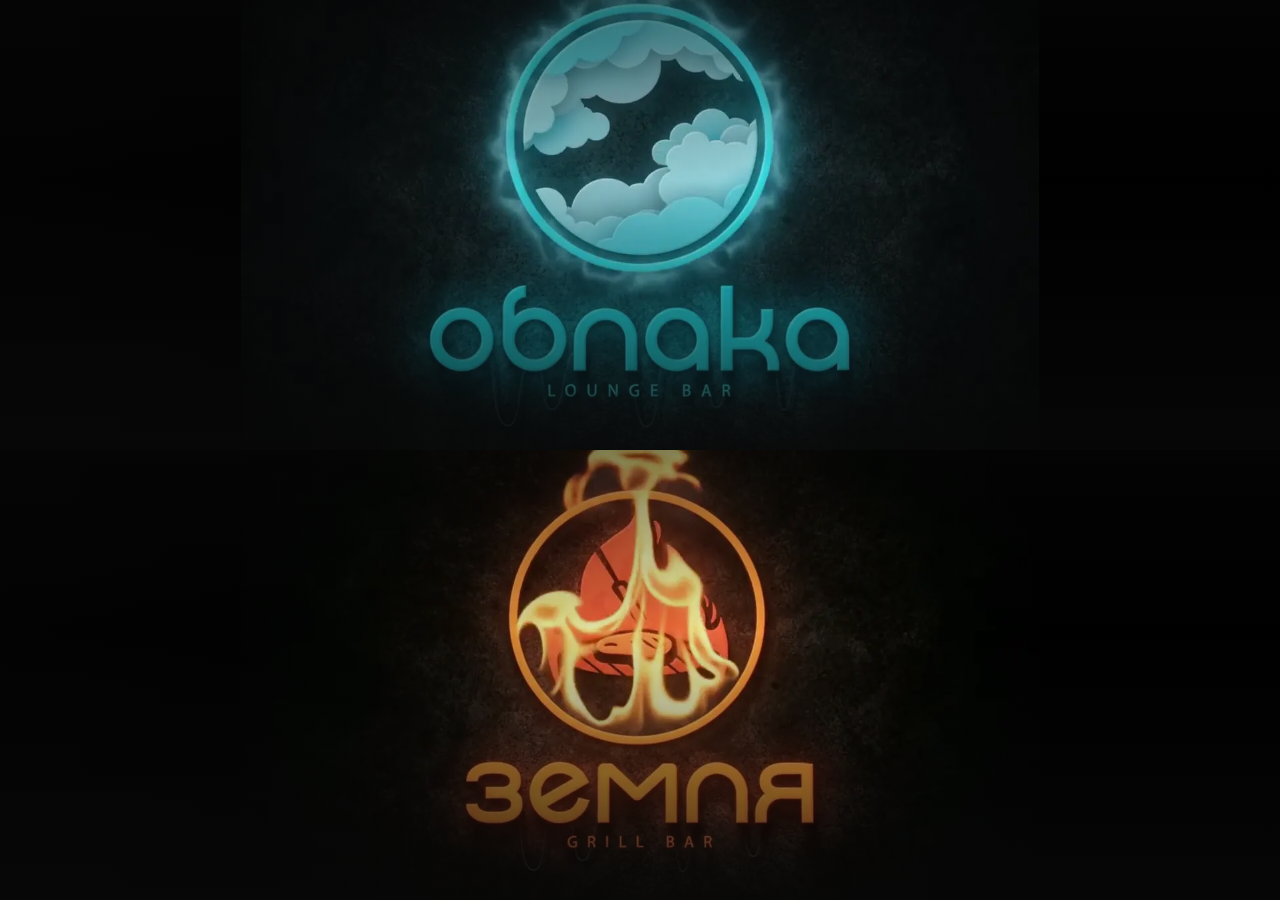
<file: index.html>
<!doctype html>
<html lang="ru">
<head>
  <meta charset="utf-8">
  <meta name="viewport" content="width=device-width, initial-scale=1">
  <meta name="theme-color" content="#10100f">
  <meta name="description" content="Облака Lounge Bar и Земля Grill Bar">
  <title>Облака × Земля</title>
  <link rel="stylesheet" href="assets/style.css?v=47">
</head>
<body class="start-page">
  <main class="portal" aria-label="Заведения">
    <a class="brand-card brand-card--oblaka" href="oblaka.html" data-destination="oblaka.html" aria-label="Открыть Облака Lounge Bar">
      <img class="brand-card__fallback" src="assets/oblaka-home-fallback.webp?v=1" alt="Облака Lounge Bar">
      <video class="brand-card__video" muted playsinline preload="none" poster="assets/oblaka-home-fallback.webp?v=1" aria-hidden="true" data-src="assets/oblaka-home-start2.mp4?v=4"></video><span class="brand-card__shade"></span>
    </a>
    <a class="brand-card brand-card--zemlya" href="zemlya.html" data-destination="zemlya.html" aria-label="Открыть Земля Grill Bar">
      <img class="brand-card__fallback" src="assets/zemlya-home-fallback.webp?v=1" alt="Земля Grill Bar">
      <video class="brand-card__video" muted playsinline preload="none" poster="assets/zemlya-home-fallback.webp?v=1" aria-hidden="true" data-src="assets/zemlya-home-start2.mp4?v=4"></video><span class="brand-card__shade"></span>
    </a>
  </main>
  <script src="assets/site.js?v=13"></script>
  <script src="assets/swipe-back.js?v=1"></script>
</body>
</html>
</file>
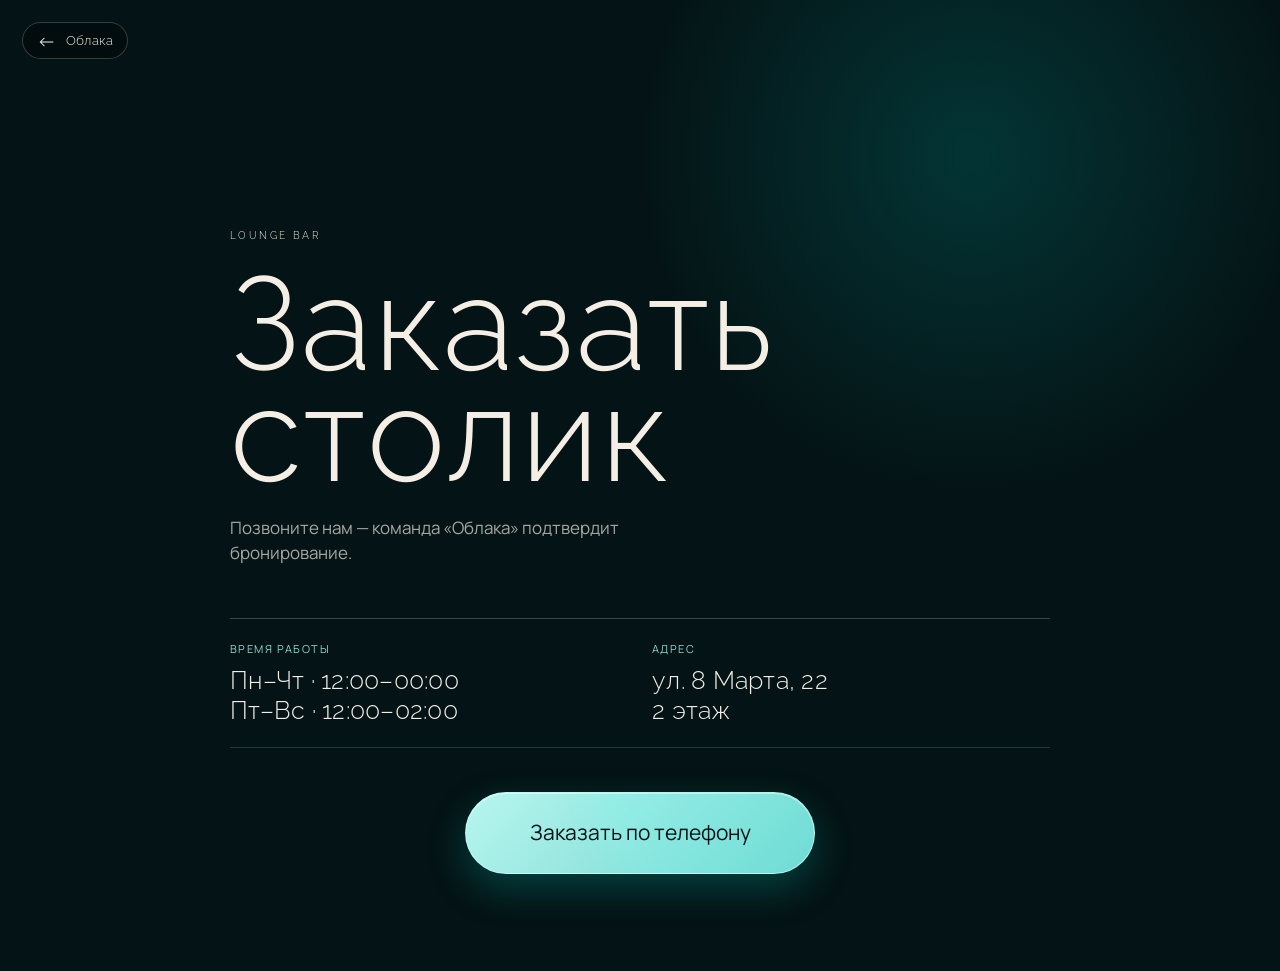
<file: oblaka-booking.html>
<!doctype html>
<html lang="ru">
<head>
  <meta charset="utf-8">
  <meta name="viewport" content="width=device-width, initial-scale=1">
  <meta name="theme-color" content="#041315">
  <title>Облака — заказать столик</title>
  <link rel="stylesheet" href="assets/style.css?v=45">
  <link rel="stylesheet" href="assets/booking-actions.css?v=1">
  <link rel="stylesheet" href="assets/booking-phone-only.css?v=1">
  <link rel="stylesheet" href="assets/booking-full-height.css?v=1">
  <link rel="stylesheet" href="assets/mobile-compact.css?v=1">
</head>
<body class="booking-page">
  <a class="back-link" href="oblaka.html"><span>←</span> Облака</a>
  <main class="booking">
    <p class="kicker">LOUNGE BAR</p>
    <h1>Заказать<br>столик</h1>
    <p class="booking__lead">Позвоните нам — команда «Облака» подтвердит бронирование.</p>
    <section class="booking__hours" aria-label="Время работы и адрес">
      <div><span>Время работы</span><strong>Пн–Чт · 12:00–00:00<br>Пт–Вс · 12:00–02:00</strong></div>
      <div><span>Адрес</span><strong>ул. 8 Марта, 22<br>2 этаж</strong></div>
    </section>
    <div class="booking__actions">
      <a class="booking__action booking__action--telegram" href="tel:+79026238002"><span>Заказать по телефону</span></a>
    </div>
  </main>
  <script src="assets/swipe-back.js?v=1"></script>
</body>
</html>
</file>
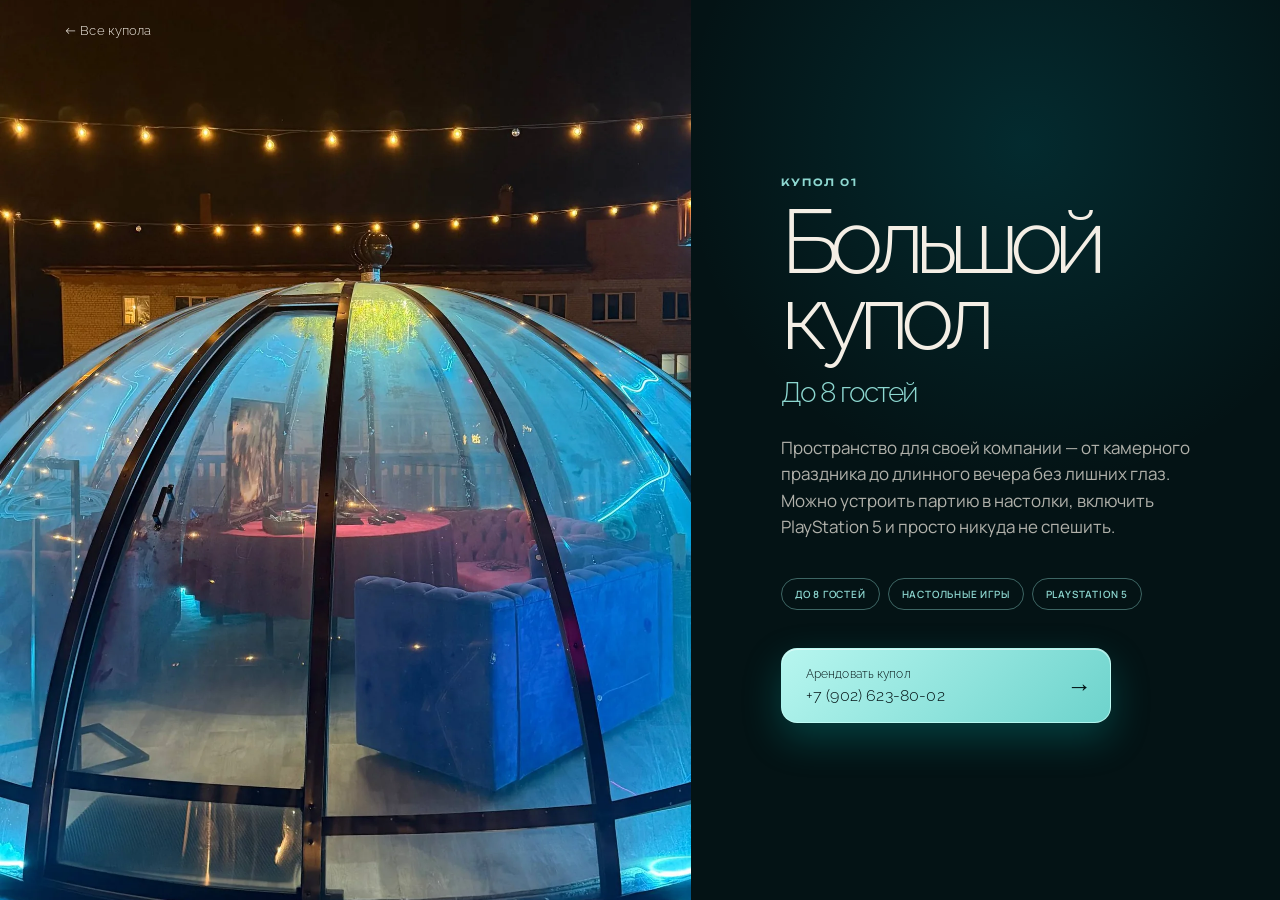
<file: oblaka-dome-large.html>
<!doctype html>
<html lang="ru"><head><meta charset="utf-8"><meta name="viewport" content="width=device-width, initial-scale=1"><meta name="theme-color" content="#041315"><title>Облака — большой купол</title><link rel="stylesheet" href="assets/style.css?v=30"><link rel="stylesheet" href="assets/dome-detail.css?v=2"><link rel="stylesheet" href="assets/mobile-compact.css?v=1"></head>
<body class="dome-detail-page"><main class="dome-detail"><a class="dome-detail__back" href="oblaka-domes.html">← Все купола</a><img class="dome-detail__image" src="assets/dome-large.webp?v=1" alt="Большой купол"><section class="dome-detail__copy"><p>КУПОЛ 01</p><h1>Большой купол</h1><h2>До 8 гостей</h2><p class="dome-detail__text">Пространство для своей компании — от камерного праздника до длинного вечера без лишних глаз. Можно устроить партию в настолки, включить PlayStation 5 и просто никуда не спешить.</p><div class="dome-detail__facts"><span>До 8 гостей</span><span>Настольные игры</span><span>PlayStation 5</span></div><a class="dome-detail__button" href="tel:+79026238002">Арендовать купол <b>+7 (902) 623-80-02</b></a></section></main><script src="assets/swipe-back.js?v=1"></script></body></html>
</file>
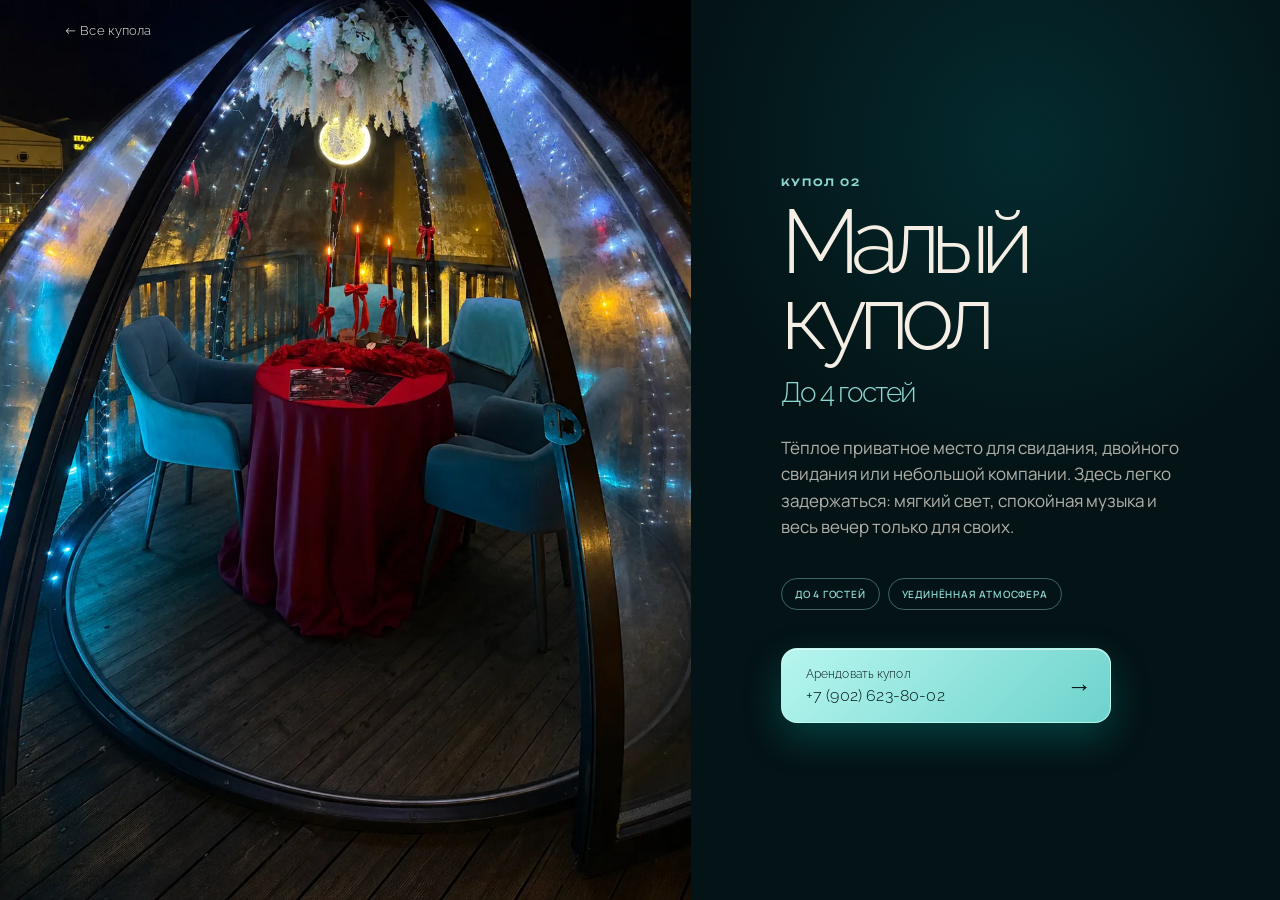
<file: oblaka-dome-small.html>
<!doctype html>
<html lang="ru"><head><meta charset="utf-8"><meta name="viewport" content="width=device-width, initial-scale=1"><meta name="theme-color" content="#041315"><title>Облака — малый купол</title><link rel="stylesheet" href="assets/style.css?v=30"><link rel="stylesheet" href="assets/dome-detail.css?v=2"><link rel="stylesheet" href="assets/mobile-compact.css?v=1"></head>
<body class="dome-detail-page"><main class="dome-detail"><a class="dome-detail__back" href="oblaka-domes.html">← Все купола</a><img class="dome-detail__image" src="assets/dome-small.webp?v=1" alt="Малый купол"><section class="dome-detail__copy"><p>КУПОЛ 02</p><h1>Малый купол</h1><h2>До 4 гостей</h2><p class="dome-detail__text">Тёплое приватное место для свидания, двойного свидания или небольшой компании. Здесь легко задержаться: мягкий свет, спокойная музыка и весь вечер только для своих.</p><div class="dome-detail__facts"><span>До 4 гостей</span><span>Уединённая атмосфера</span></div><a class="dome-detail__button" href="tel:+79026238002">Арендовать купол <b>+7 (902) 623-80-02</b></a></section></main><script src="assets/swipe-back.js?v=1"></script></body></html>
</file>
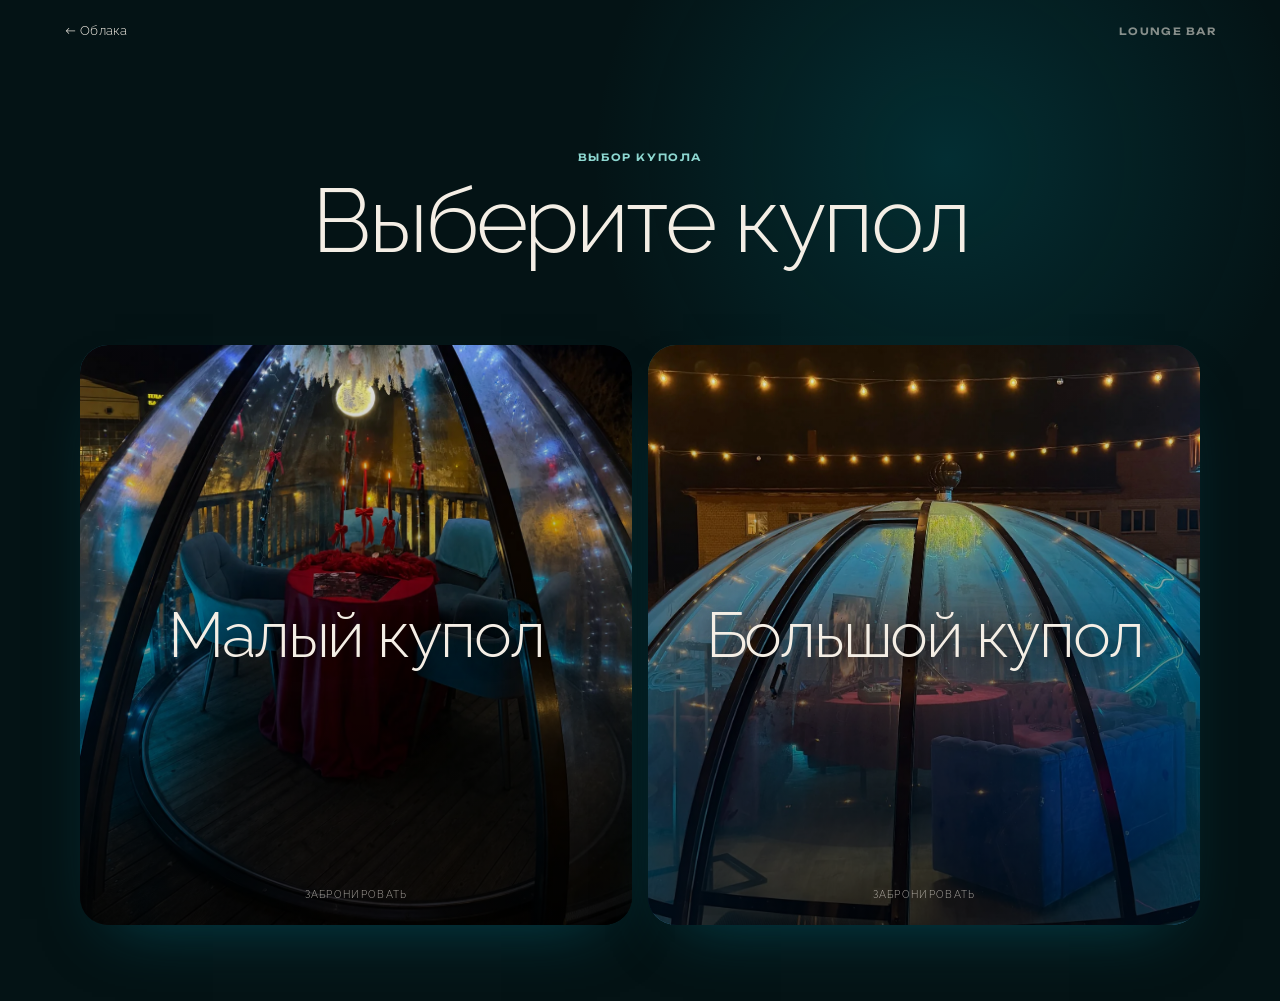
<file: oblaka-domes.html>
<!doctype html>
<html lang="ru">
<head>
  <meta charset="utf-8">
  <meta name="viewport" content="width=device-width, initial-scale=1">
  <meta name="theme-color" content="#041315">
  <title>Облака — купола</title>
  <link rel="stylesheet" href="assets/style.css?v=30">
  <link rel="stylesheet" href="assets/domes-picker.css?v=4">
  <link rel="stylesheet" href="assets/dome-light-type.css?v=1">
</head>
<body class="domes-picker-page">
  <main class="domes-picker">
    <header class="domes-picker__header">
      <a class="domes-picker__back" href="oblaka.html">← Облака</a>
      <p>LOUNGE BAR</p>
    </header>
    <section class="domes-picker__content">
      <div class="domes-picker__intro">
        <p>ВЫБОР КУПОЛА</p>
        <h1>Выберите купол</h1>
      </div>
      <div class="domes-picker__cards">
        <a class="dome-card dome-card--small" href="oblaka-dome-small.html?v=3" aria-label="Открыть информацию о малом куполе">
          <span>Малый купол</span>
          <b>Забронировать</b>
        </a>
        <a class="dome-card dome-card--large" href="oblaka-dome-large.html?v=3" aria-label="Открыть информацию о большом куполе">
          <span>Большой купол</span>
          <b>Забронировать</b>
        </a>
      </div>
    </section>
  </main>
  <script src="assets/swipe-back.js?v=1"></script>
</body>
</html>
</file>
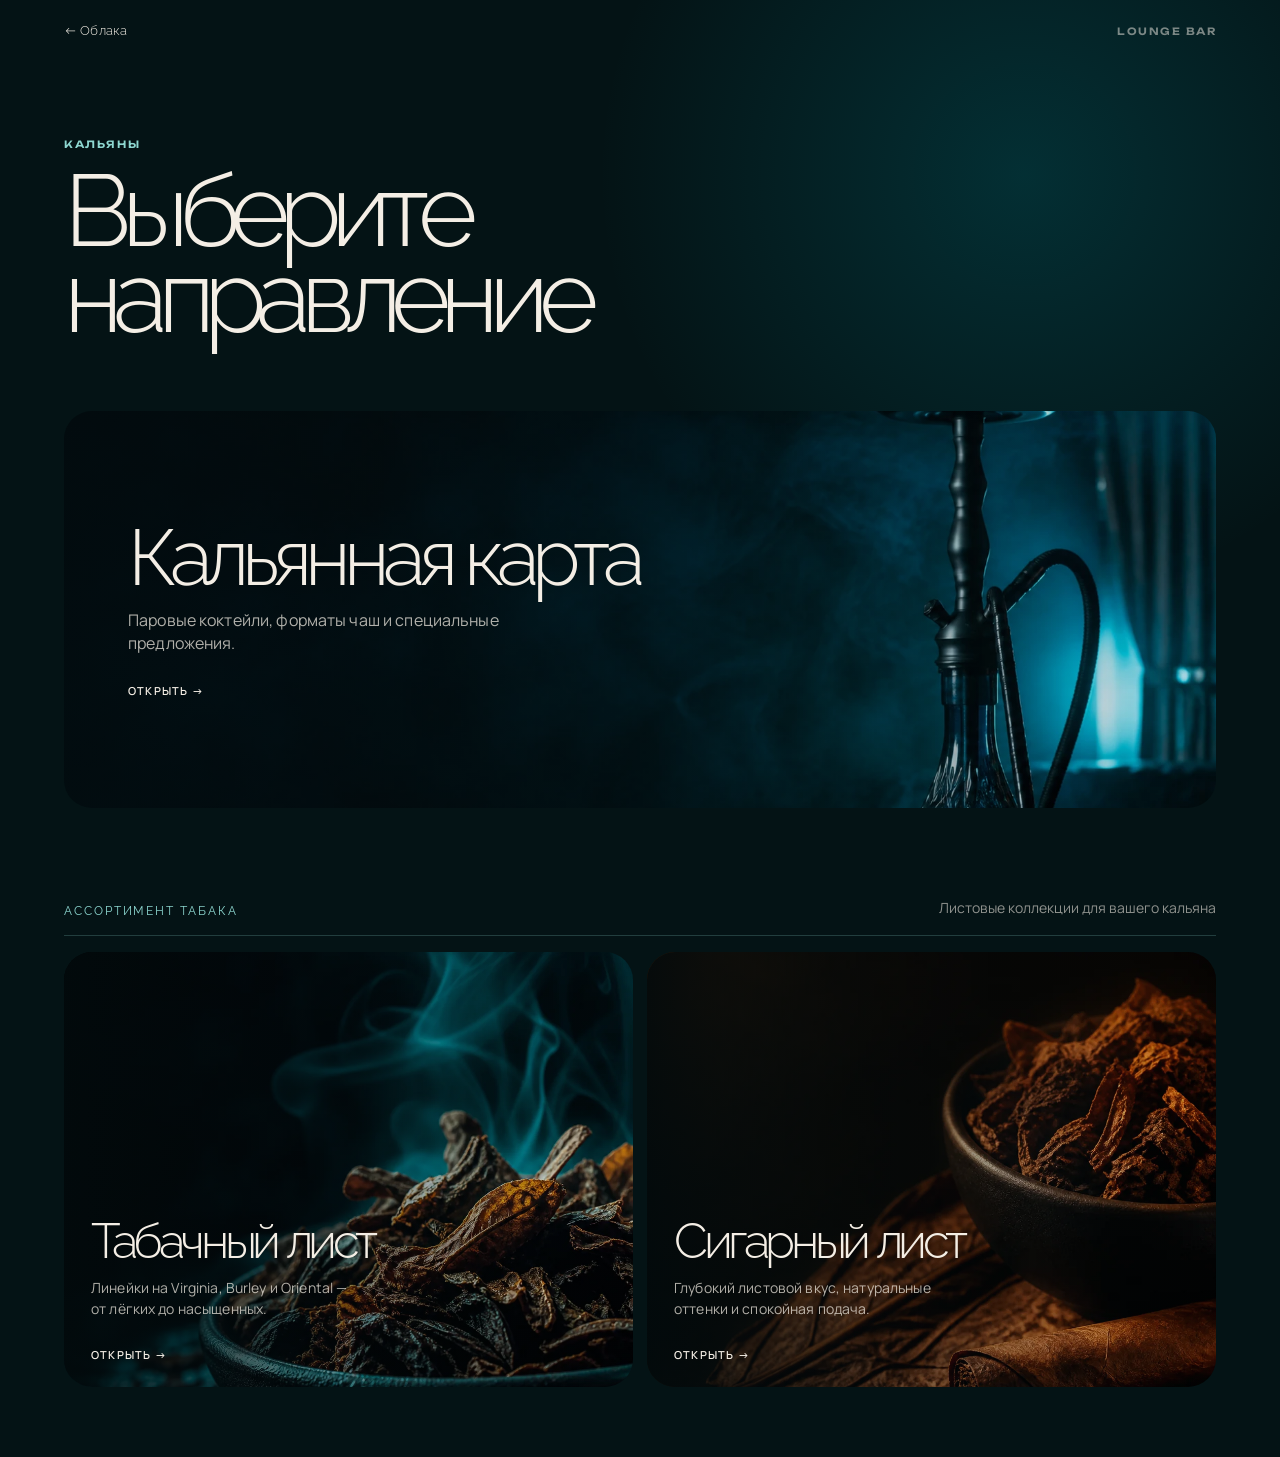
<file: oblaka-hookah.html>
<!doctype html>
<html lang="ru">
<head>
  <meta charset="utf-8">
  <meta name="viewport" content="width=device-width, initial-scale=1">
  <meta name="theme-color" content="#041315">
  <title>Облака — выбор кальяна</title>
  <link rel="stylesheet" href="assets/style.css?v=32">
  <link rel="stylesheet" href="assets/hookah-picker.css?v=12">
  <link rel="stylesheet" href="assets/hookah-menu.css?v=1">
  <link rel="stylesheet" href="assets/hookah-menu-sections.css?v=1">
  <link rel="stylesheet" href="assets/hookah-home-layout.css?v=1">
</head>
<body class="hookah-picker-page">
  <main class="hookah-picker" data-hookah-picker>
    <header class="hookah-picker__header">
      <a class="hookah-picker__back" href="oblaka.html">← Облака</a>
      <p class="hookah-picker__mark">LOUNGE BAR</p>
    </header>
    <section class="hookah-picker__content" aria-live="polite" data-picker-content></section>
  </main>
  <script src="assets/hookah-picker.js?v=12"></script>
  <script src="assets/swipe-back.js?v=1"></script>
</body>
</html>
</file>
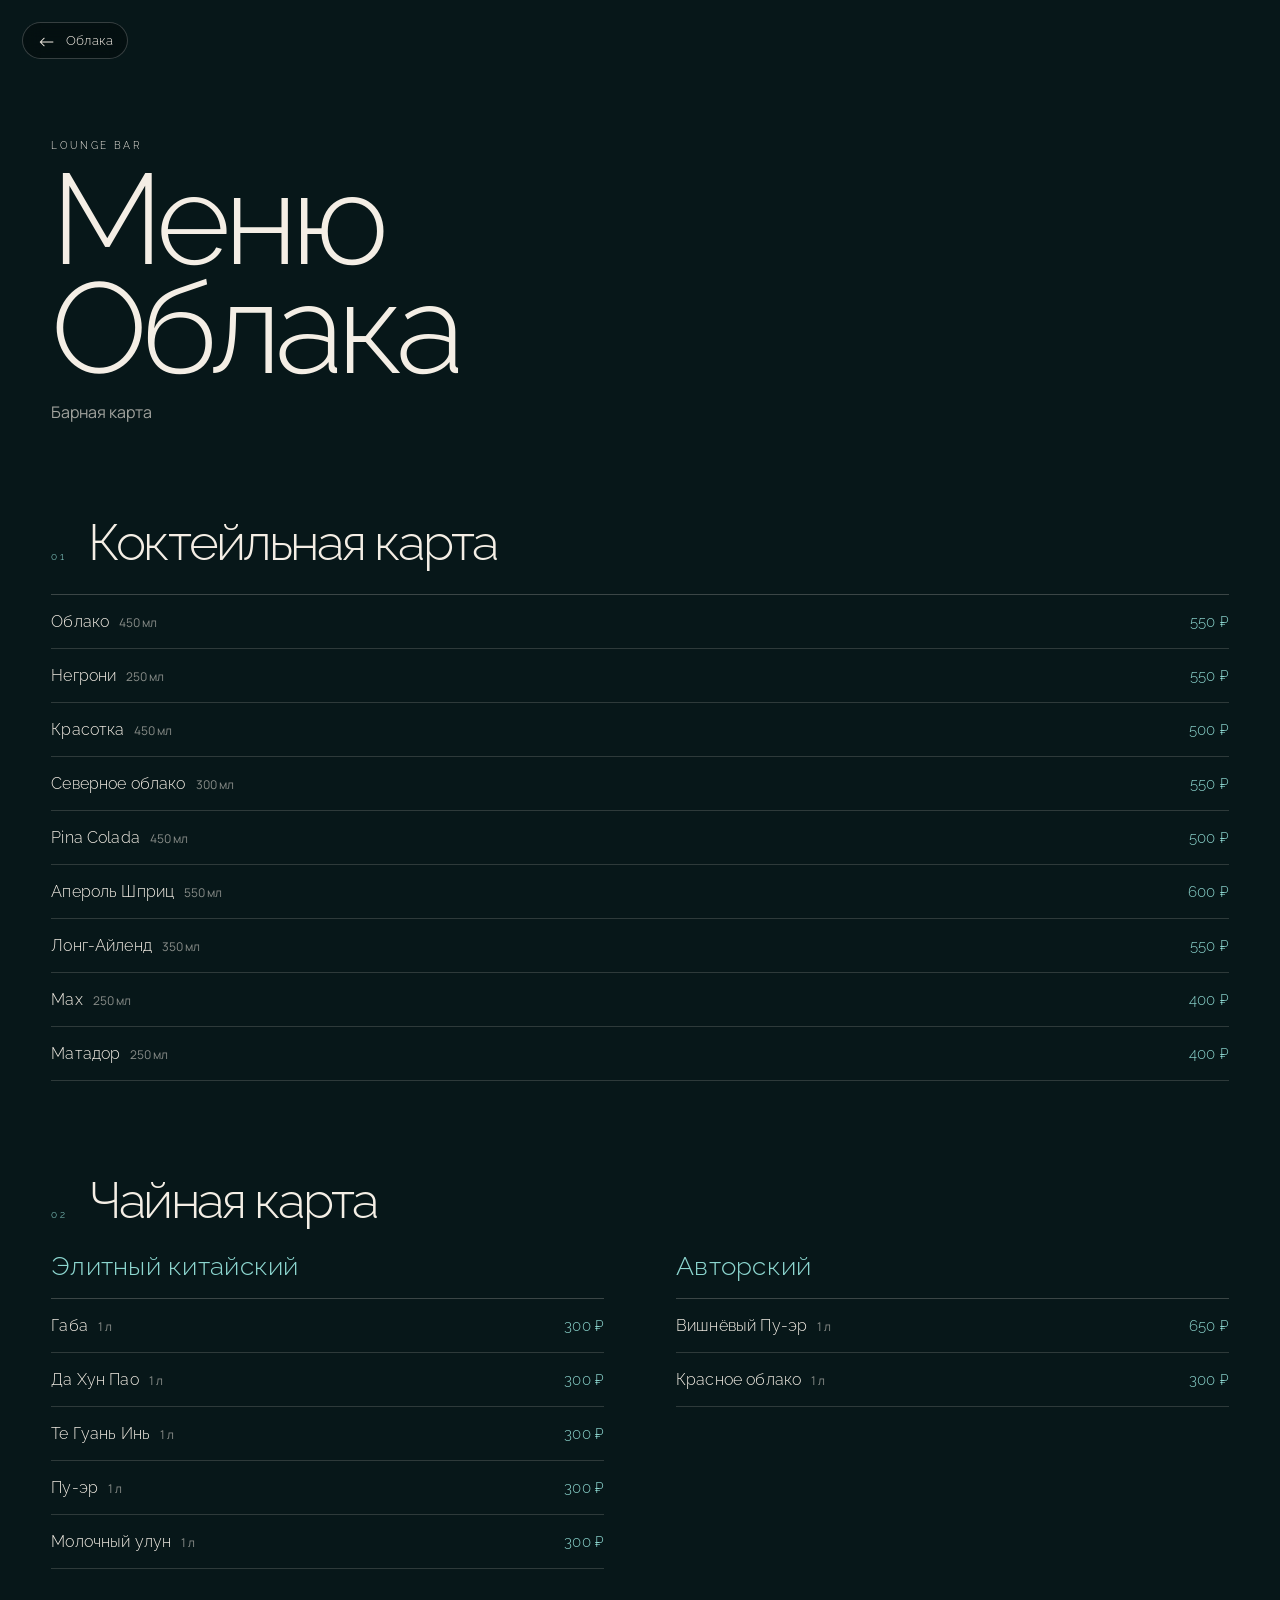
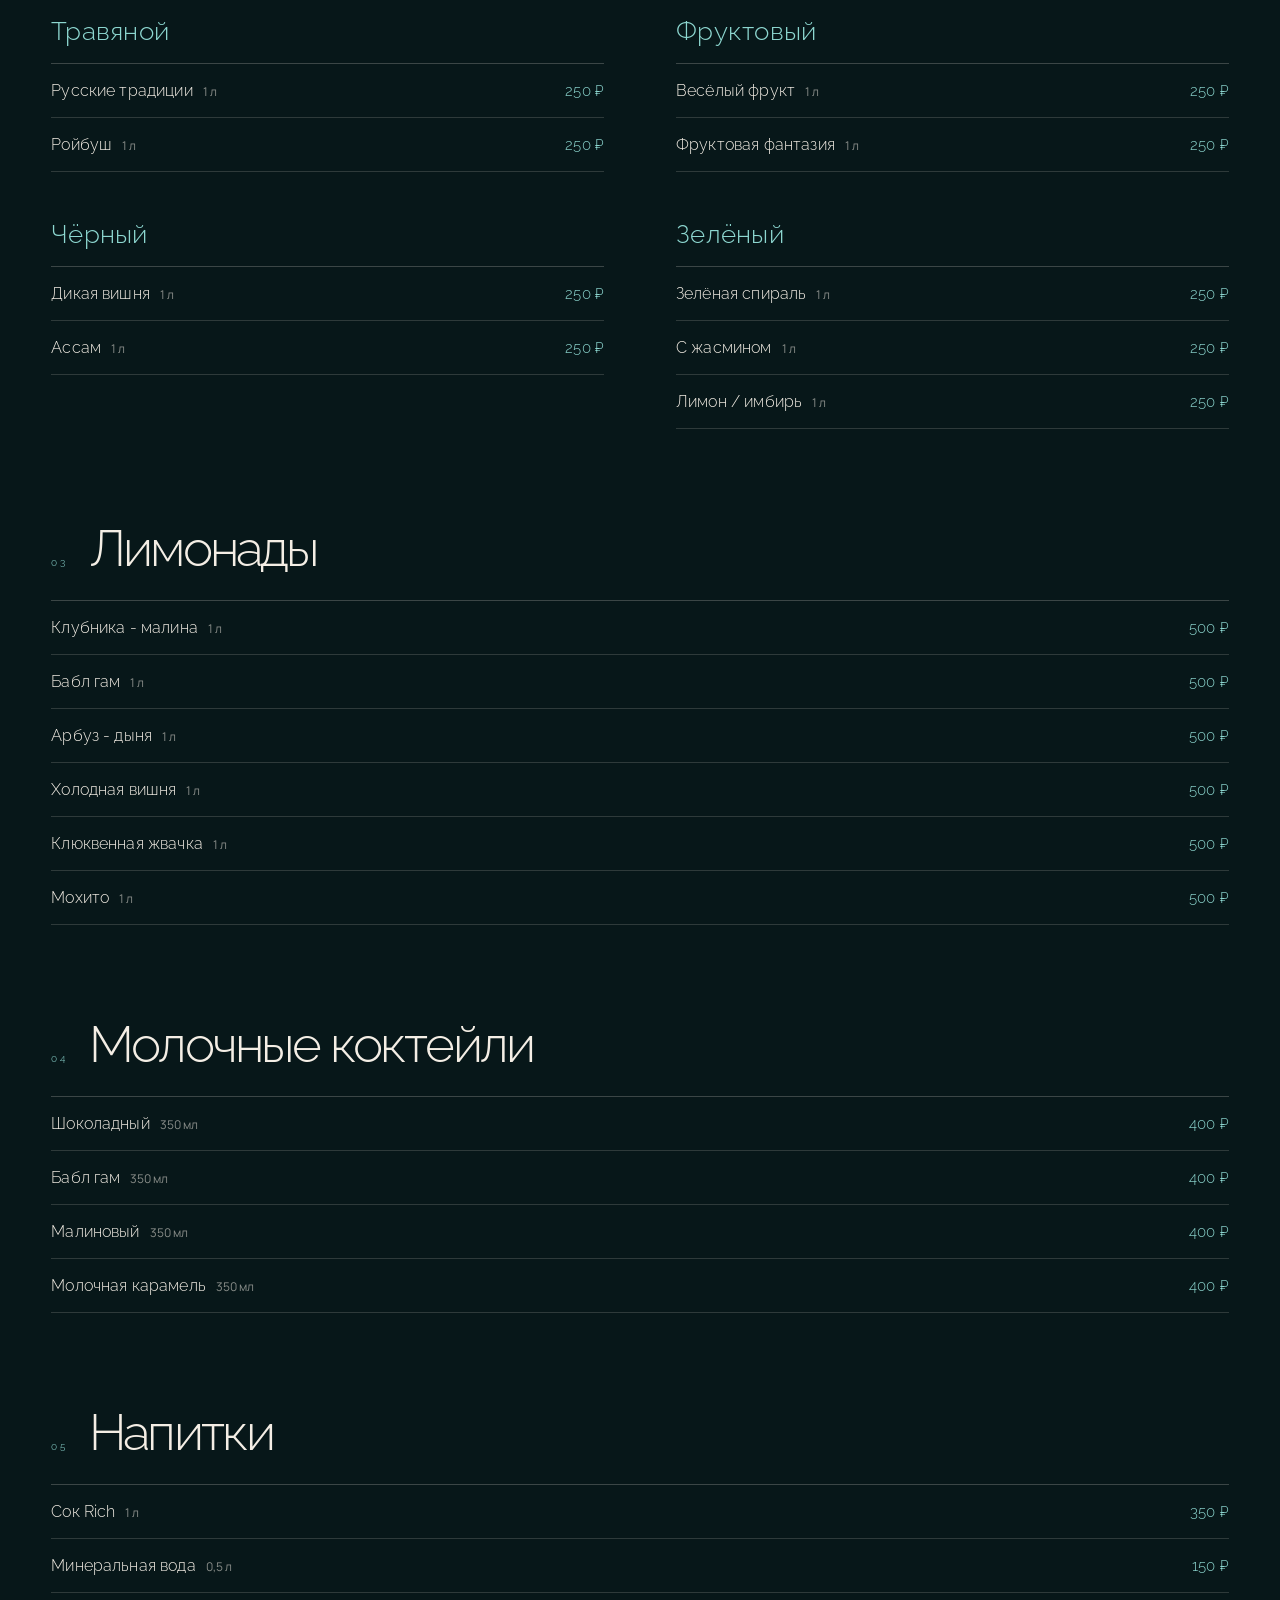
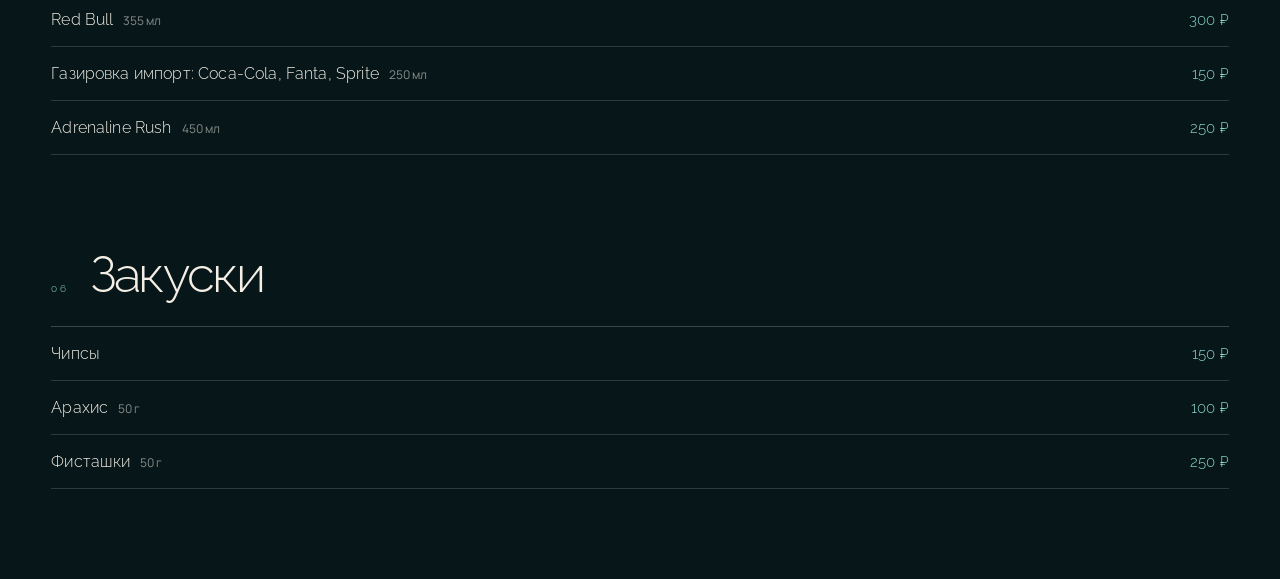
<file: oblaka-menu.html>
<!doctype html>
<html lang="ru"><head><meta charset="utf-8"><meta name="viewport" content="width=device-width, initial-scale=1"><meta name="theme-color" content="#041315"><title>Меню — Облака</title><link rel="stylesheet" href="assets/style.css?v=32"></head>
<body class="menu-page menu-page--oblaka"><a class="back-link" href="oblaka.html"><span>←</span> Облака</a><main class="menu-document"><header class="menu-document__header"><p class="kicker">LOUNGE BAR</p><h1>Меню<br>Облака</h1><p>Барная карта</p></header><div id="menu-root" data-menu="oblaka"></div></main><script src="assets/menus.js?v=2"></script><script src="assets/swipe-back.js?v=1"></script></body></html>
</file>
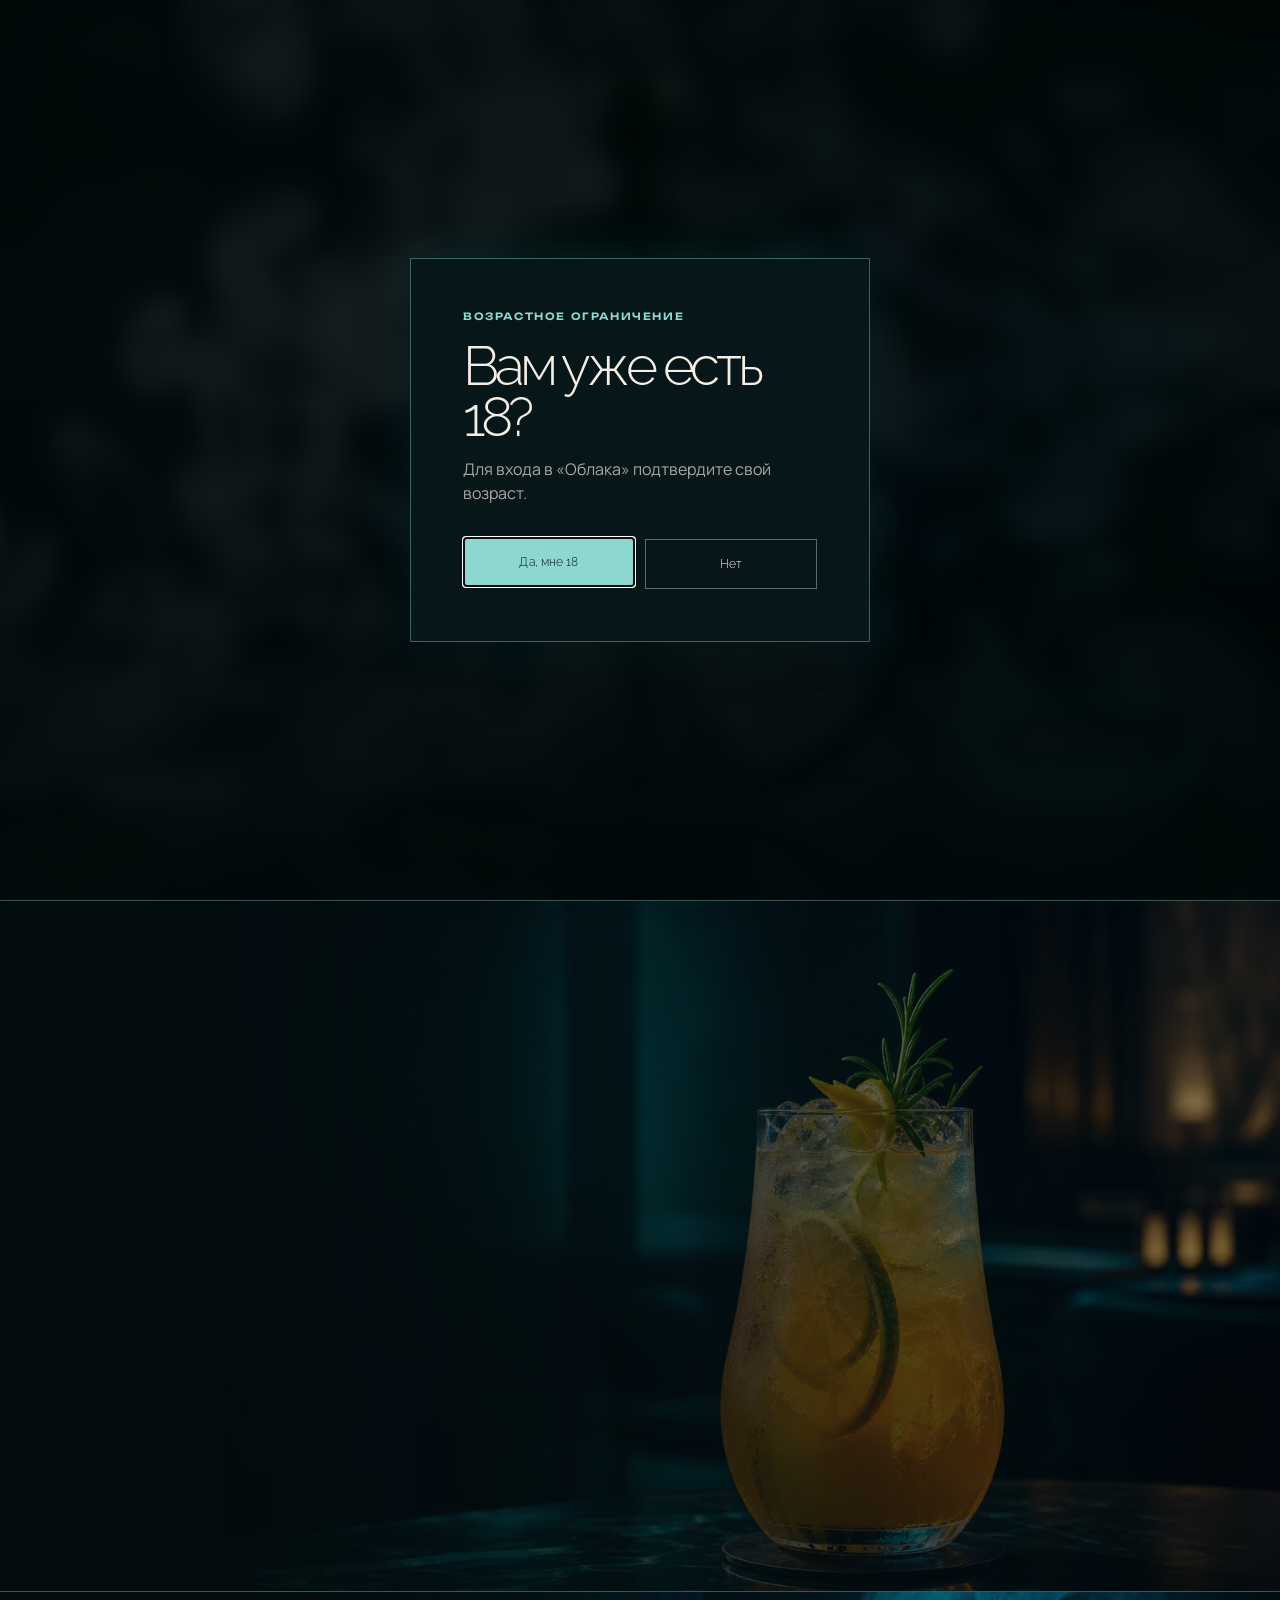
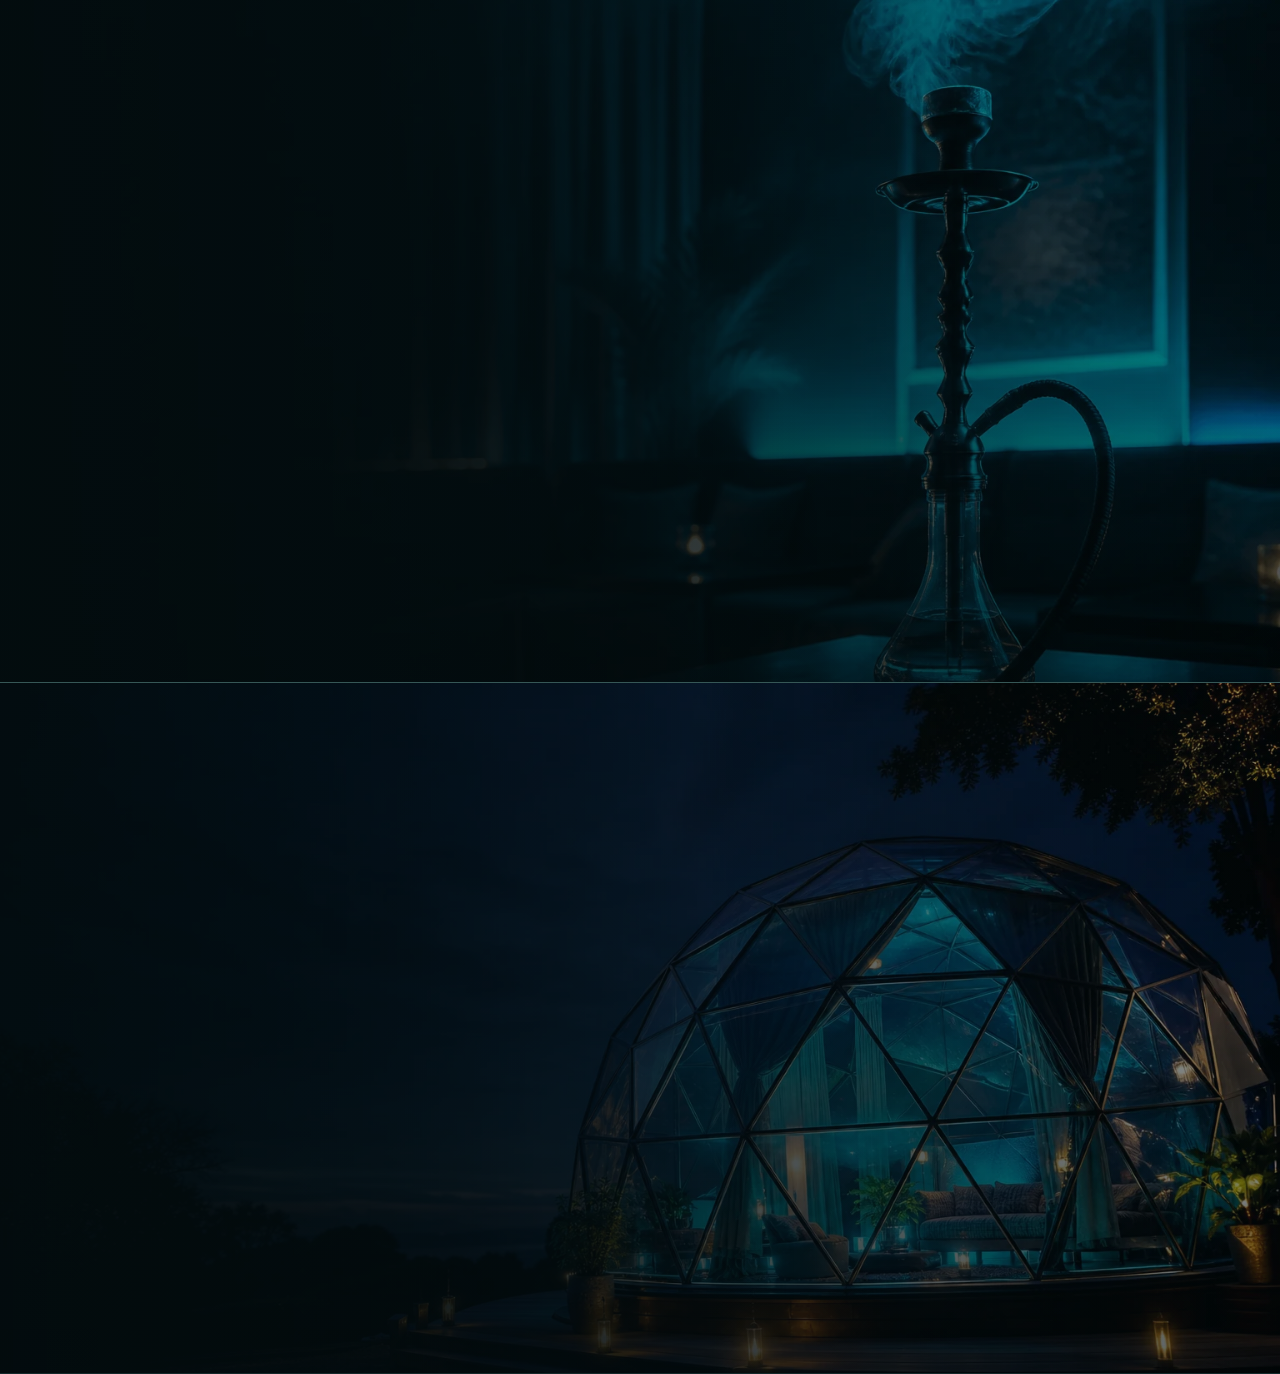
<file: oblaka.html>
<!doctype html>
<html lang="ru">
<head>
  <meta charset="utf-8">
  <meta name="viewport" content="width=device-width, initial-scale=1">
  <meta name="theme-color" content="#041315">
  <title>Облака — Lounge Bar</title>
  <link rel="stylesheet" href="assets/style.css?v=48">
  <link rel="stylesheet" href="assets/menu-card-motion.css?v=1">
</head>
<body class="venue-page venue-page--oblaka">
  <a class="back-link" href="index.html"><span>←</span> Все заведения</a>
  <main class="venue">
    <section class="venue-hero venue-hero--video">
      <div class="venue-hero__image venue-hero__image--video">
        <img class="hero-video-poster hero-video--mobile" src="assets/oblaka-hero-poster.webp?v=1" alt="">
        <img class="hero-video-poster hero-video--desktop" src="assets/oblaka-hero-desktop-poster.webp?v=1" alt="">
        <video class="hero-video hero-video--mobile" autoplay muted loop playsinline preload="metadata" poster="assets/oblaka-hero-poster.webp?v=1" aria-label="Атмосфера Облака Lounge Bar"><source src="assets/oblaka-hero.mp4" type="video/mp4"></video>
        <video class="hero-video hero-video--desktop" autoplay muted loop playsinline preload="metadata" poster="assets/oblaka-hero-desktop-poster.webp?v=1" aria-label="Атмосфера Облака Lounge Bar"><source src="assets/oblaka-hero-desktop.mp4" type="video/mp4"></video>
        <span class="venue-hero__video-shade"></span>
      </div>
      <div class="venue-hero__copy"><p class="kicker">LOUNGE BAR</p><h1>ОБЛАКА</h1><p>Лёгкий свет, мягкий звук и ночи без спешки.</p><a href="#formats" class="venue-button">Смотреть меню <span>↓</span></a></div>
      <a class="venue-booking-button" href="oblaka-booking.html"><span>Заказать столик</span></a>
    </section>
    <section class="menu-gallery menu-gallery--compact" id="formats">
      <div class="menu-gallery__items">
        <a class="menu-gallery__card menu-gallery__card--cocktails" href="oblaka-menu.html"><div class="menu-gallery__card-main"><h3>Коктейли</h3><p>Авторские позиции, чай, лимонады и напитки.</p></div></a>
        <a class="menu-gallery__card menu-gallery__card--hookah" href="oblaka-hookah.html"><div class="menu-gallery__card-main"><h3>Кальяны</h3><p>Классические, premium и авторские чаши.</p></div></a>
        <a class="menu-gallery__card menu-gallery__card--domes" href="oblaka-domes.html"><div class="menu-gallery__card-main"><h3>Купола</h3><p>Забронируйте отдельный купол для своей компании.</p></div></a>
      </div>
    </section>
  </main>
  <script src="assets/site.js?v=8"></script>
  <script src="assets/swipe-back.js?v=1"></script>
</body>
</html>
</file>
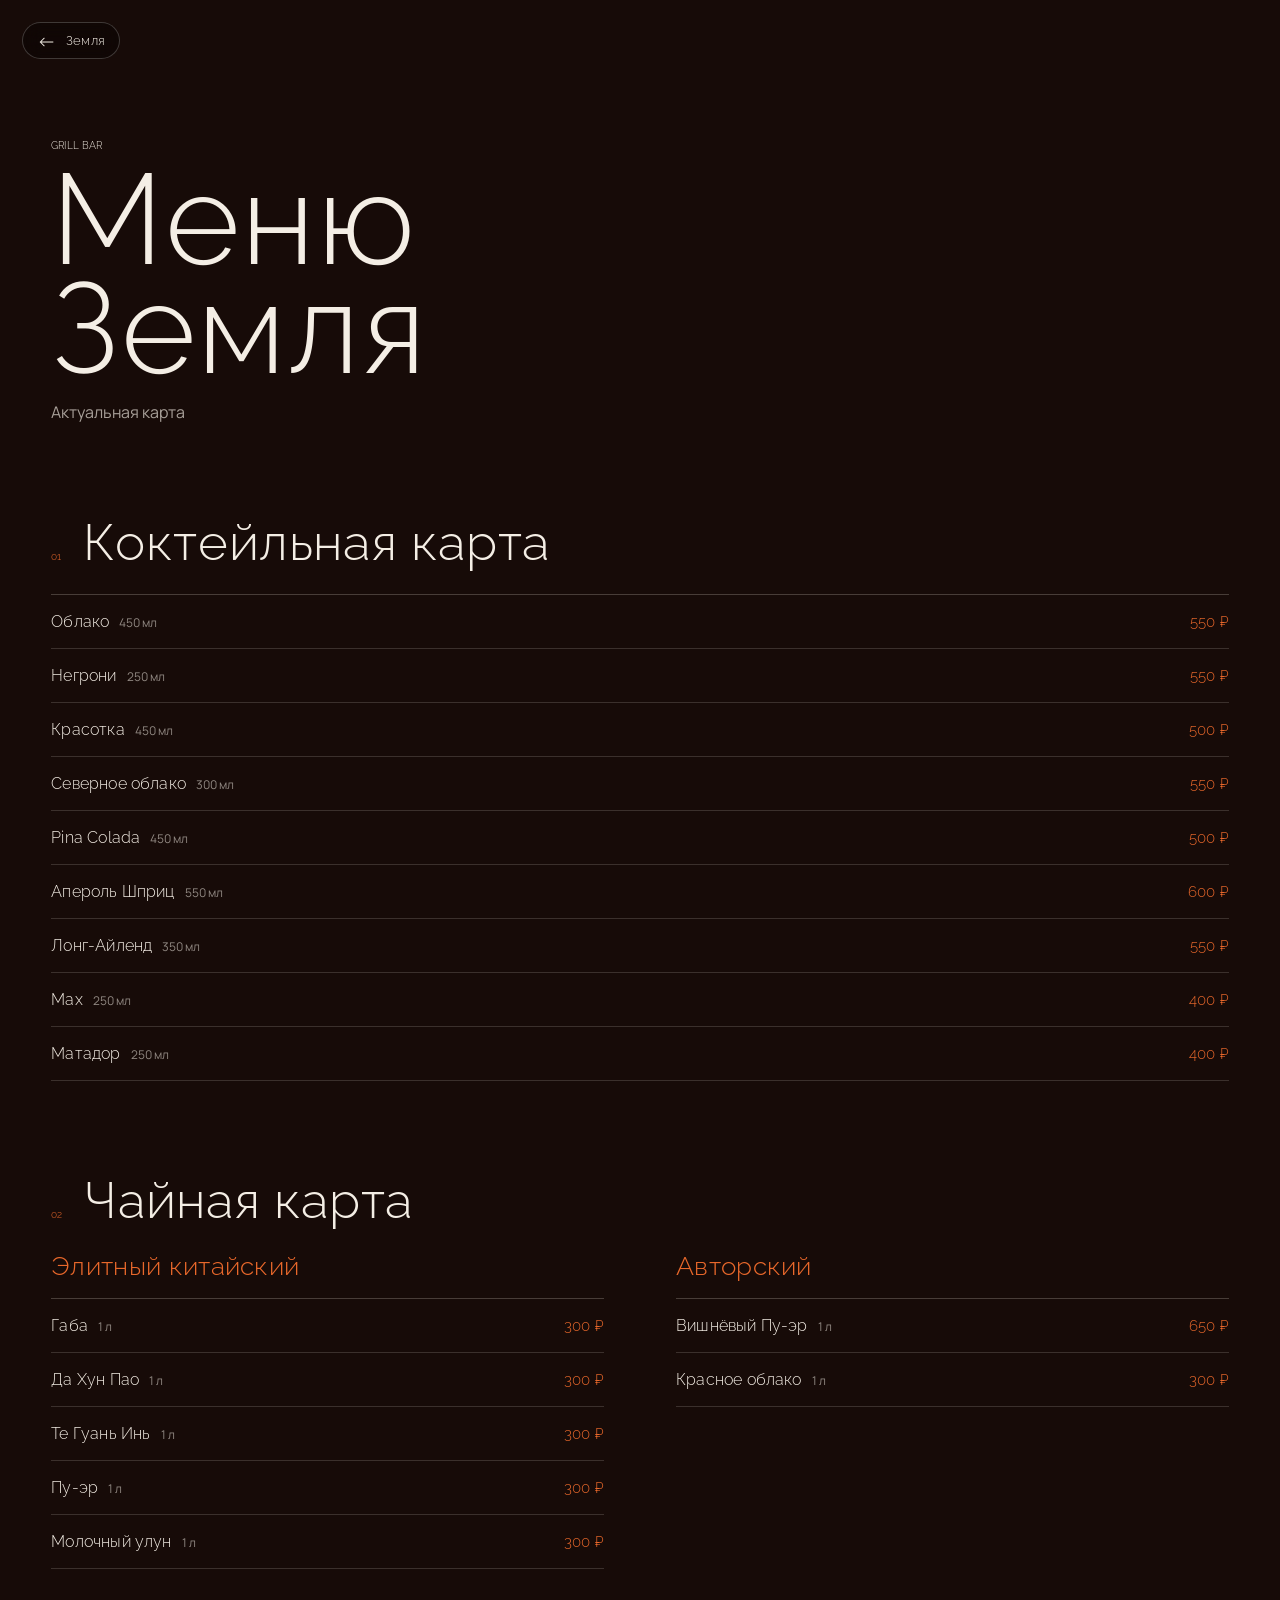
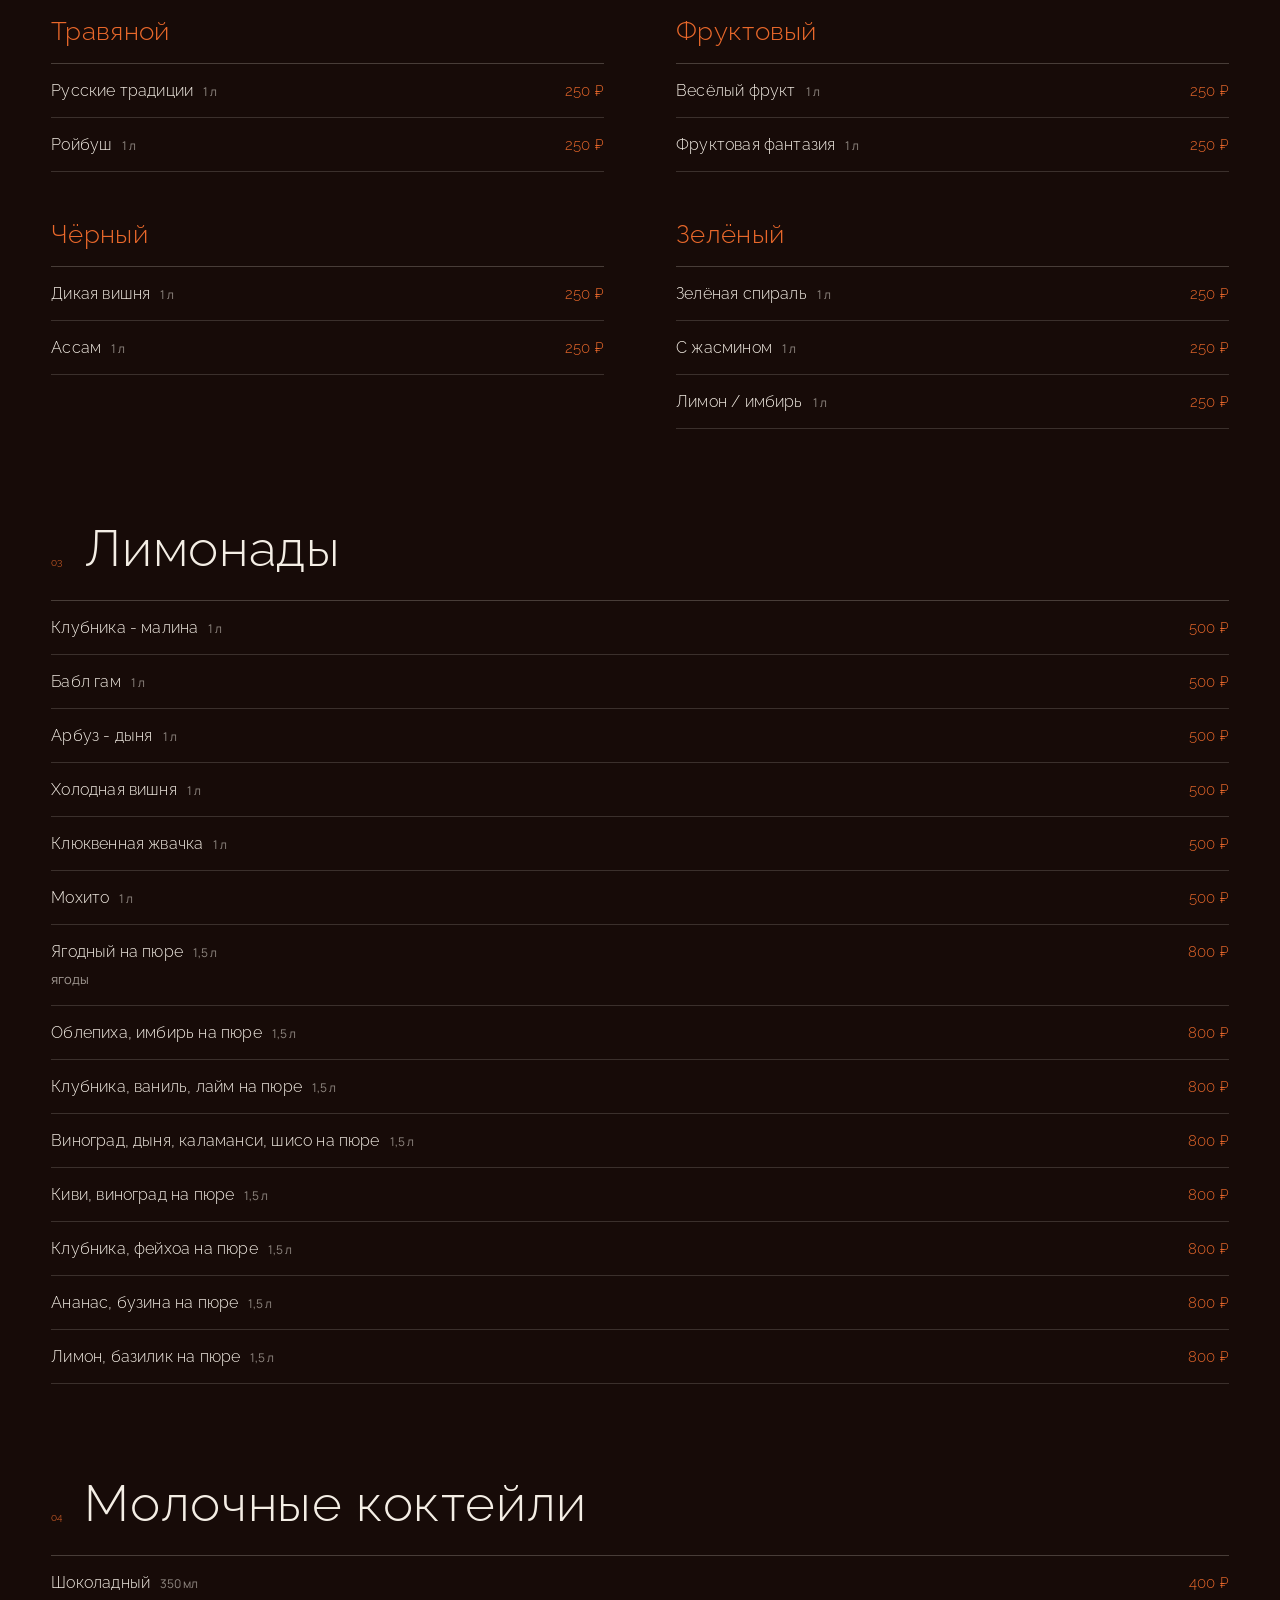
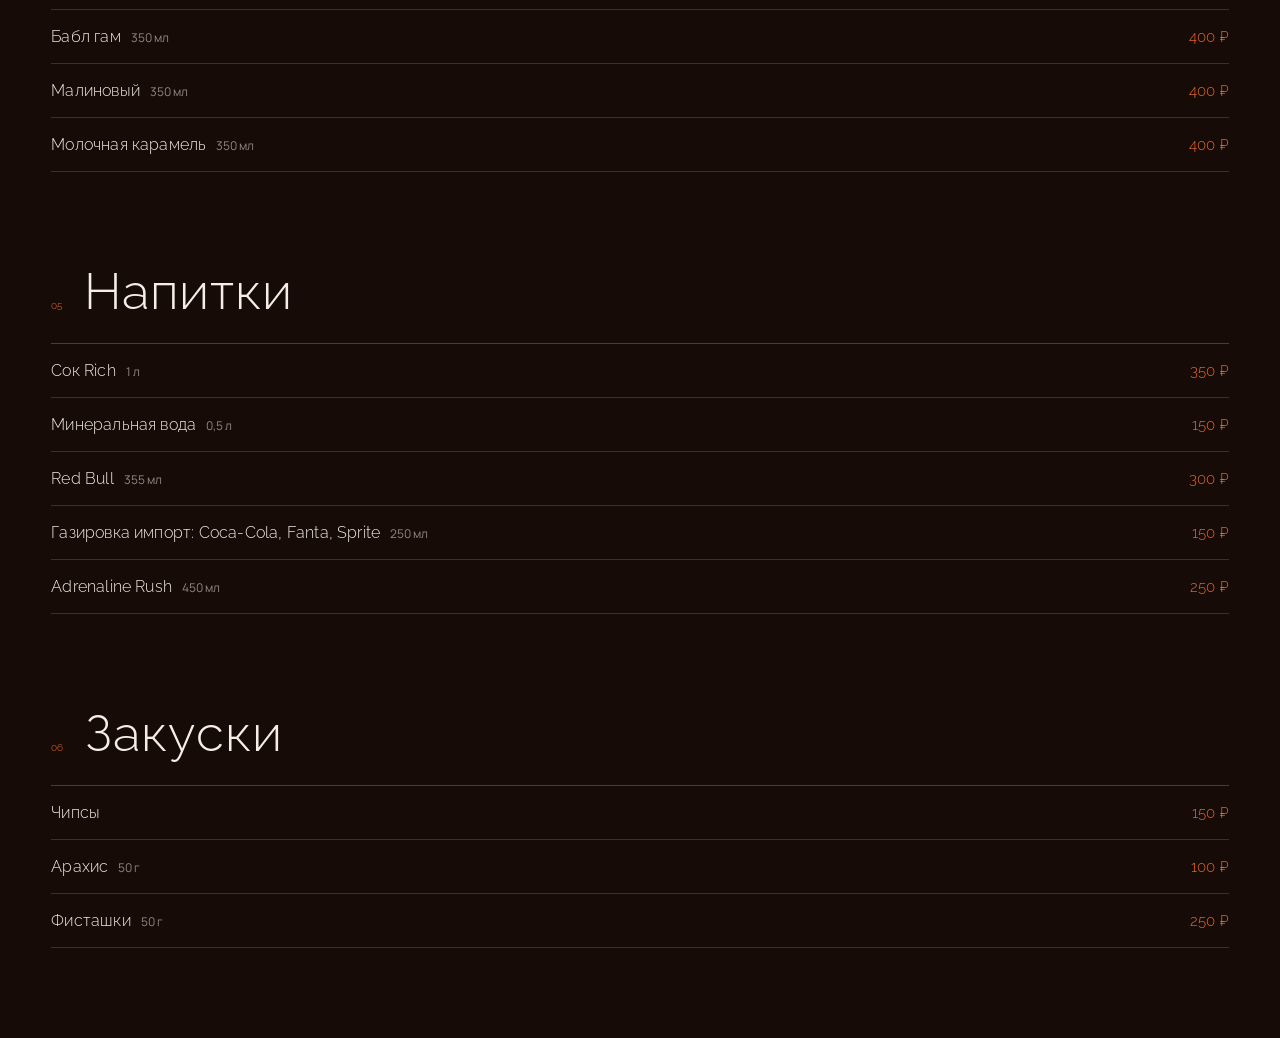
<file: zemlya-menu.html>
<!doctype html>
<html lang="ru"><head><meta charset="utf-8"><meta name="viewport" content="width=device-width, initial-scale=1"><meta name="theme-color" content="#160907"><title>Меню — Земля</title><link rel="stylesheet" href="assets/style.css?v=43"></head>
<body class="menu-page menu-page--zemlya"><a class="back-link" href="zemlya.html"><span>←</span> Земля</a><main class="menu-document"><header class="menu-document__header"><p class="kicker">GRILL BAR</p><h1>Меню<br>Земля</h1><p>Актуальная карта</p></header><div id="menu-root" data-menu="zemlya"></div></main><script src="assets/menus.js?v=1"></script><script src="assets/swipe-back.js?v=1"></script></body></html>
</file>
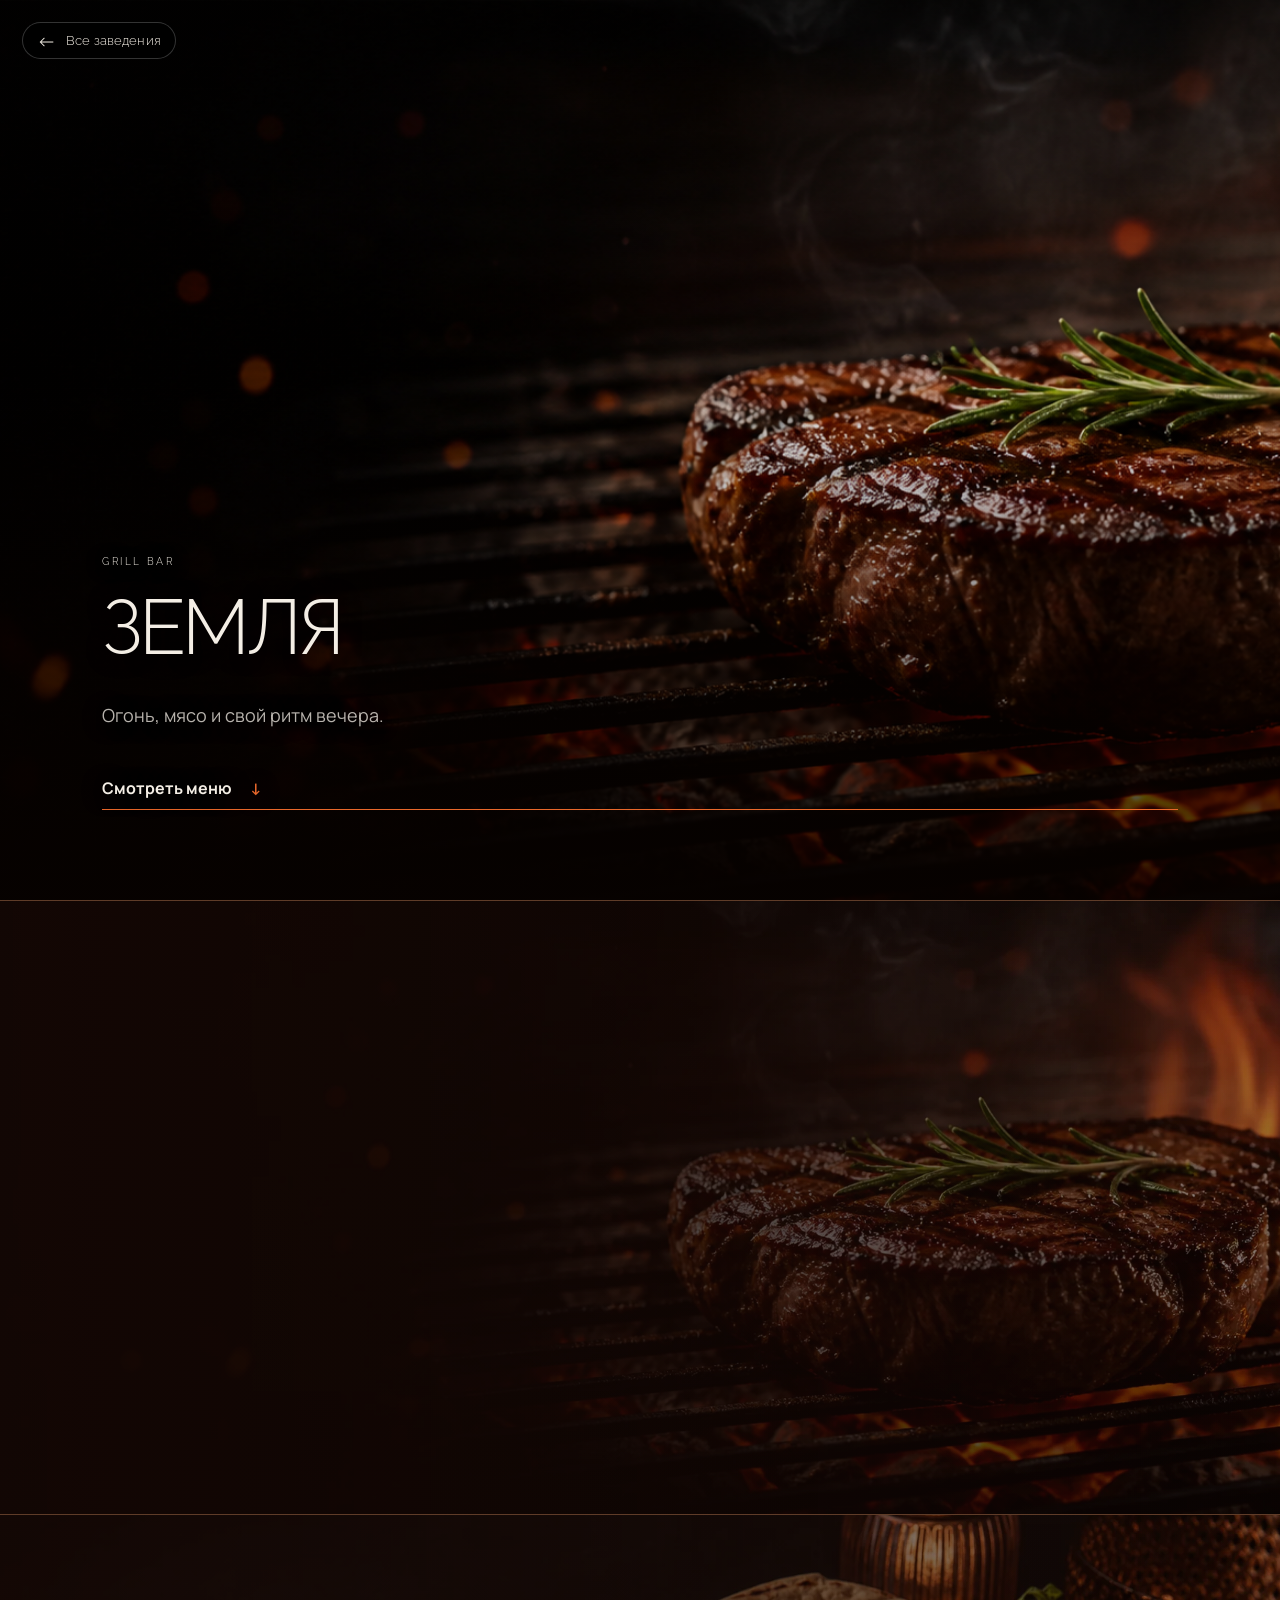
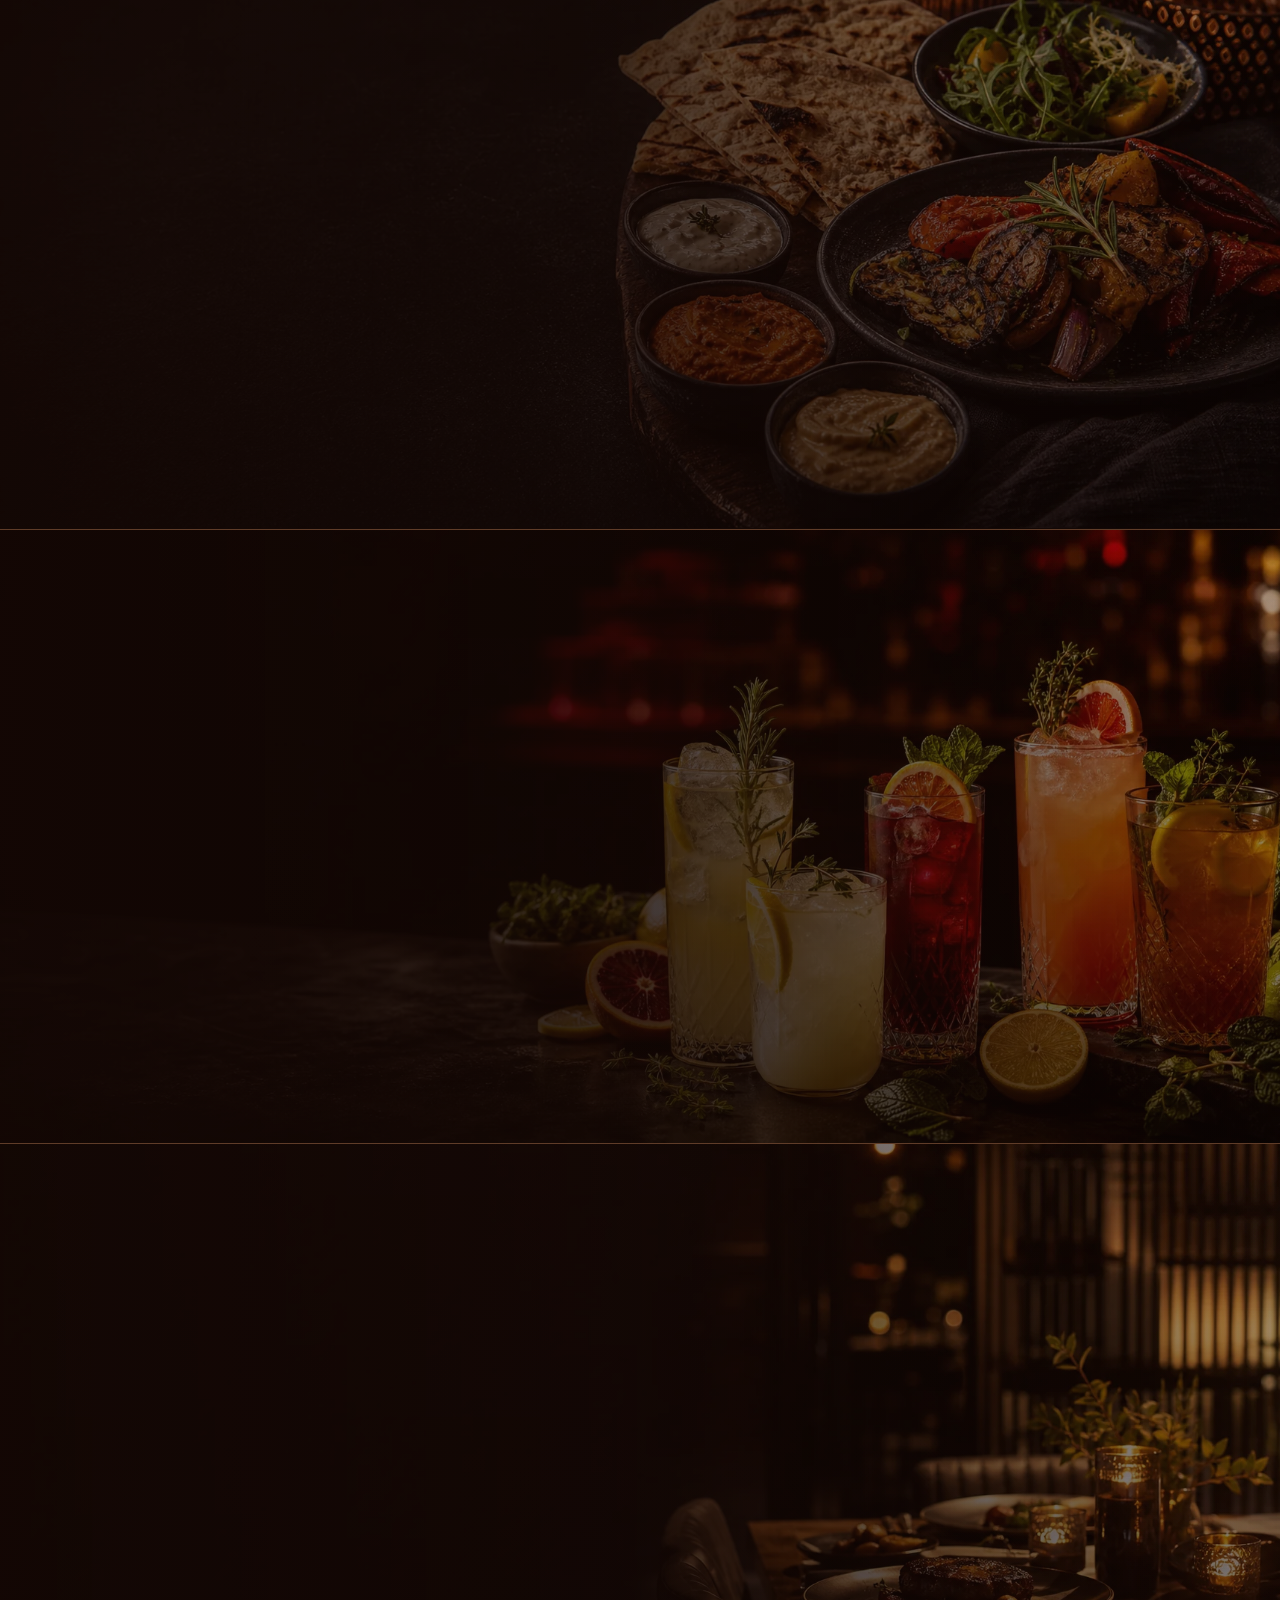
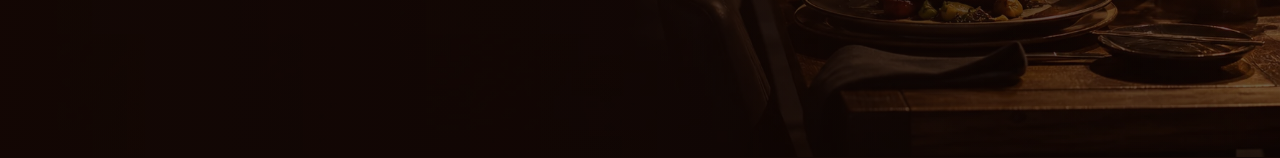
<file: zemlya.html>
<!doctype html>
<html lang="ru">
<head>
  <meta charset="utf-8">
  <meta name="viewport" content="width=device-width, initial-scale=1">
  <meta name="theme-color" content="#160907">
  <title>Земля — Grill Bar</title>
  <link rel="stylesheet" href="assets/style.css?v=37">
  <link rel="stylesheet" href="assets/zemlya-hero-mobile.css?v=1">
  <link rel="stylesheet" href="assets/zemlya-hero-sharp.css?v=1">
</head>
<body class="venue-page venue-page--zemlya">
  <a class="back-link" href="index.html"><span>←</span> Все заведения</a>
  <main class="venue">
    <section class="venue-hero venue-hero--video venue-hero--zemlya-photo">
      <div class="venue-hero__image venue-hero__image--video"><img src="assets/zemlya-hero-grill-original.png?v=1" alt="Земля Grill Bar: стейк на гриле"><span class="venue-hero__video-shade"></span></div>
      <div class="venue-hero__copy">
        <p class="kicker">GRILL BAR</p>
        <h1>ЗЕМЛЯ</h1>
        <p>Огонь, мясо и свой ритм вечера.</p>
        <a href="#formats" class="venue-button">Смотреть меню <span>↓</span></a>
      </div>
    </section>
    <section class="menu-gallery menu-gallery--zemlya" id="formats">
      <div class="menu-gallery__items">
        <a class="menu-gallery__card menu-gallery__card--zemlya-grill" href="zemlya-menu.html">
          <div class="menu-gallery__card-top"><span>01</span><span>ГЛАВНОЕ</span></div>
          <div class="menu-gallery__card-main"><h3>Гриль</h3><p>Мясо и блюда с огня — основа вечера в «Земле».</p></div>
          <div class="menu-gallery__tags"><span>Огонь</span><span>Мясо</span><span>Гриль</span><b>Открыть <i>↗</i></b></div>
        </a>
        <a class="menu-gallery__card menu-gallery__card--zemlya-food" href="zemlya-menu.html">
          <div class="menu-gallery__card-top"><span>02</span><span>КУХНЯ</span></div>
          <div class="menu-gallery__card-main"><h3>Еда</h3><p>Закуски и блюда, которыми хочется делиться за столом.</p></div>
          <div class="menu-gallery__tags"><span>Закуски</span><span>На компанию</span><b>Открыть <i>↗</i></b></div>
        </a>
        <a class="menu-gallery__card menu-gallery__card--zemlya-drinks" href="zemlya-menu.html">
          <div class="menu-gallery__card-top"><span>03</span><span>НАПИТКИ</span></div>
          <div class="menu-gallery__card-main"><h3>Напитки</h3><p>Чай, лимонады и безалкогольные авторские позиции.</p></div>
          <div class="menu-gallery__tags"><span>Чай</span><span>Лимонады</span><span>Коктейли</span><b>Открыть <i>↗</i></b></div>
        </a>
        <a class="menu-gallery__card menu-gallery__card--zemlya-events" href="tel:+79026238002">
          <div class="menu-gallery__card-top"><span>04</span><span>СОБЫТИЯ</span></div>
          <div class="menu-gallery__card-main"><h3>Встречи</h3><p>Соберите своих — поможем подготовить вечер для компании.</p></div>
          <div class="menu-gallery__tags"><span>Компания</span><span>Праздник</span><b>Уточнить <i>↗</i></b></div>
        </a>
      </div>
    </section>
  </main>
  <script src="assets/site.js?v=7"></script>
  <script src="assets/swipe-back.js?v=1"></script>
</body>
</html>
</file>
<file: assets/style.css>
@import url('https://fonts.googleapis.com/css2?family=Manrope:wght@300;400;500;600;700&family=Raleway:wght@300;400;500&family=Unbounded:wght@500;600;700&display=swap');

:root { --cream:#f4eee5; --dark:#10100f; --orange:#e9682b; --cyan:#8dd7d0; }
* { box-sizing:border-box; }
html { scroll-behavior:smooth; }
body { margin:0; color:var(--cream); background:var(--dark); font-family:Manrope,Arial,sans-serif; }
a { color:inherit; text-decoration:none; }
.start-page { background:#10100f; }
.portal-header { position:fixed; z-index:4; top:0; left:0; right:0; height:84px; padding:0 clamp(24px,4vw,64px); display:grid; grid-template-columns:1fr auto 1fr; align-items:center; color:rgba(244,238,229,.65); mix-blend-mode:screen; pointer-events:none; }
.portal-header__label { font-size:10px; font-weight:700; line-height:1; letter-spacing:.15em; text-transform:uppercase; }.portal-header__label--right { text-align:right; }.portal-header__mark { font:500 19px/1 Unbounded,Arial,sans-serif; color:var(--cream); letter-spacing:-.12em; }
.portal { min-height:100svh; display:grid; grid-template-columns:1fr 1fr; overflow:hidden; }
.brand-card { position:relative; isolation:isolate; overflow:hidden; min-height:100svh; display:block; background:#10100f; border-right:1px solid rgba(244,238,229,.2); }
.brand-card:last-child { border-right:0; }.brand-card__image { position:absolute; inset:0; width:100%; height:100%; object-fit:contain; object-position:center; transform:scale(.96); filter:saturate(.55) contrast(1.06) brightness(.68); -webkit-mask-image:linear-gradient(180deg,transparent 0%,#000 17%,#000 83%,transparent 100%); mask-image:linear-gradient(180deg,transparent 0%,#000 17%,#000 83%,transparent 100%); transition:transform .7s cubic-bezier(.2,.7,0,1),filter .7s ease; }.brand-card__video { position:absolute; inset:0; width:100%; height:100%; object-fit:cover; object-position:center; filter:saturate(.72) contrast(1.05) brightness(.76); transform:scale(.92); transition:transform .9s cubic-bezier(.2,.7,0,1),filter .6s ease; }
.brand-card__shade { position:absolute; inset:0; background:linear-gradient(180deg,rgba(8,8,8,.45),transparent 40%,rgba(8,8,8,.78)),linear-gradient(90deg,rgba(8,8,8,.35),transparent 70%); z-index:1; transition:background .6s ease; }
.brand-card__content { position:absolute; z-index:2; inset:0; padding:clamp(28px,4vw,64px); display:flex; flex-direction:column; justify-content:flex-end; align-items:flex-start; }
.brand-card__number { position:absolute; top:41%; left:clamp(28px,4vw,64px); font:500 11px/1 Unbounded,Arial,sans-serif; color:rgba(244,238,229,.7); letter-spacing:.05em; }
.brand-card__copy { display:flex; flex-direction:column; align-items:flex-start; }.brand-card__eyebrow,.kicker { font-weight:700; font-size:10px; letter-spacing:.24em; }.brand-card__title { margin-top:16px; font-family:Unbounded,Arial,sans-serif; font-size:clamp(37px,5.5vw,92px); font-weight:600; letter-spacing:-.09em; line-height:.92; }.brand-card__description { margin-top:18px; max-width:230px; font-size:14px; line-height:1.45; color:rgba(244,238,229,.72); }
.brand-card__action { display:inline-flex; align-items:center; gap:12px; margin-top:34px; padding-top:12px; border-top:1px solid rgba(244,238,229,.4); font-size:12px; font-weight:700; letter-spacing:.04em; transition:color .35s ease,border-color .35s ease; }.brand-card__action i { display:grid; width:26px; height:26px; place-items:center; border:1px solid currentColor; border-radius:50%; font-size:15px; font-style:normal; }
.brand-card--zemlya { --card-color:var(--orange); }
.brand-card--oblaka { --card-color:var(--cyan); }
.brand-card:hover .brand-card__image,.brand-card:focus-visible .brand-card__image { transform:scale(1); filter:saturate(.9) contrast(1.04) brightness(.78); }.brand-card:hover .brand-card__video,.brand-card:focus-visible .brand-card__video { transform:scale(.97); filter:saturate(.9) contrast(1.04) brightness(.84); }.brand-card:hover .brand-card__shade,.brand-card:focus-visible .brand-card__shade { background:linear-gradient(180deg,rgba(8,8,8,.3),transparent 42%,rgba(8,8,8,.7)),linear-gradient(90deg,rgba(8,8,8,.18),transparent 75%); }.brand-card:hover .brand-card__action,.brand-card:focus-visible .brand-card__action { color:var(--card-color); border-color:var(--card-color); }
.route-transition { position:fixed; z-index:20; inset:0; pointer-events:none; opacity:0; background:rgba(5,9,9,.96); transition:opacity .42s cubic-bezier(.2,.75,.25,1); }
.route-transition span { position:absolute; inset:0; background:radial-gradient(circle at 50% 50%,rgba(141,215,208,.14),transparent 55%); opacity:0; transform:scale(.96); transition:opacity .42s ease,transform .42s ease; }
.route-transition.is-active { opacity:1; }.route-transition.is-active span { opacity:1; transform:scale(1); }
.venue-page { min-height:100svh; overflow-x:hidden; }.venue-page--zemlya { --accent:var(--orange); background:#160907; }.venue-page--oblaka { --accent:var(--cyan); background:#041315; }
.back-link { position:fixed; z-index:4; top:22px; left:22px; display:inline-flex; gap:10px; align-items:center; font-size:13px; padding:10px 14px; border:1px solid rgba(255,255,255,.2); border-radius:999px; background:rgba(0,0,0,.3); backdrop-filter:blur(10px); }.back-link span { font-size:19px; line-height:0; }
.venue-hero { min-height:100svh; display:grid; grid-template-columns:1.15fr .85fr; align-items:center; gap:clamp(24px,5vw,100px); padding:100px clamp(24px,8vw,150px) 60px; }.venue-hero__image { overflow:hidden; border-radius:3px; box-shadow:0 34px 90px rgba(0,0,0,.32); }.venue-hero__image img { width:100%; display:block; animation:slowFloat 8s ease-in-out infinite alternate; }.venue-hero__copy { max-width:430px; }.venue-hero h1,.venue-menu h2 { margin:14px 0 20px; font:600 clamp(45px,6vw,95px)/.95 Unbounded,sans-serif; letter-spacing:-.08em; }.venue-hero__copy > p:not(.kicker) { font-size:18px; line-height:1.5; color:rgba(244,238,229,.75); }.venue-button { display:inline-flex; align-items:center; gap:18px; margin-top:30px; padding-bottom:10px; border-bottom:1px solid var(--accent); font-weight:700; }.venue-button span { color:var(--accent); }.venue-menu { display:grid; grid-template-columns:1fr 1fr; gap:60px; align-items:start; padding:100px clamp(24px,8vw,150px); background:rgba(0,0,0,.18); }.venue-menu img { width:100%; max-width:650px; justify-self:end; box-shadow:0 22px 60px rgba(0,0,0,.28); }
@keyframes slowFloat { from {transform:scale(1.02) translateY(0)} to {transform:scale(1.07) translateY(-10px)} }
@media (max-width:720px) { .portal-header { height:66px; padding:0 22px; }.portal-header__label { display:none; }.portal-header__mark { grid-column:1 / -1; justify-self:center; }.portal { grid-template-columns:1fr; grid-template-rows:1fr 1fr; }.brand-card { min-height:50svh; border-right:0; border-bottom:1px solid rgba(244,238,229,.18); }.brand-card:last-child { border-bottom:0; }.brand-card__content { padding:26px; }.brand-card__number { top:25px; left:26px; }.brand-card__title{font-size:42px}.brand-card__description { margin-top:12px; font-size:13px; }.brand-card__action { margin-top:18px; padding-top:8px; }.brand-card__image{object-position:center 47%}.venue-hero{display:flex; flex-direction:column; padding:90px 22px 64px; min-height:auto; align-items:stretch}.venue-hero__image{order:0}.venue-hero__copy{order:1}.venue-hero h1{font-size:50px}.venue-menu{display:block;padding:68px 22px}.venue-menu img{margin-top:28px}.back-link{top:15px;left:15px} }
@media (prefers-reduced-motion:reduce) { *,*:before,*:after { animation-duration:.01ms!important; scroll-behavior:auto!important; transition-duration:.01ms!important; } .intro { display:none; } }
.menu-note { max-width:340px; margin:0; color:rgba(244,238,229,.7); line-height:1.55; }.menu-page { min-height:100svh; background:#071719; color:var(--cream); }.menu-page--zemlya { background:#170b08; }.menu-document { width:min(100%,1500px); margin:0 auto; padding:130px clamp(18px,4vw,72px) 90px; }.menu-document__header { margin-bottom:90px; }.menu-document__header h1 { margin:14px 0 18px; font:600 clamp(50px,10vw,138px)/.85 Unbounded,Arial,sans-serif; letter-spacing:-.09em; }.menu-document__header > p:last-child { margin:0; color:rgba(244,238,229,.65); }
.menu-collection { margin-top:96px; }.menu-collection__heading { display:flex; align-items:baseline; gap:22px; margin-bottom:22px; }.menu-collection__heading .kicker { color:var(--accent, var(--cyan)); }.menu-collection__heading h2 { margin:0; font:500 clamp(26px,4vw,56px)/1 Unbounded,Arial,sans-serif; letter-spacing:-.07em; }.menu-page--oblaka { --accent:var(--cyan); }.menu-page--zemlya { --accent:var(--orange); }.menu-sheet { margin:20px 0 0; overflow:auto; border:1px solid rgba(244,238,229,.12); background:#050505; }.menu-sheet img { display:block; width:100%; min-width:850px; height:auto; }
@media (max-width:720px) { .menu-document{padding:106px 16px 60px}.menu-document__header{margin-bottom:54px}.menu-collection{margin-top:62px}.menu-sheet{margin-left:-16px;margin-right:-16px}.menu-sheet img{min-width:760px}.menu-collection__heading{gap:14px} }
.menu-section { margin-top:94px; }.menu-subgroups { display:grid; grid-template-columns:repeat(2,minmax(0,1fr)); gap:48px 72px; }.menu-subgroup { min-width:0; }.menu-subgroup > h3 { margin:0 0 18px; color:var(--accent); font:600 clamp(20px,2vw,30px)/1.1 Unbounded,Arial,sans-serif; letter-spacing:-.06em; }.menu-list { border-top:1px solid rgba(244,238,229,.22); }.menu-item { padding:17px 0 16px; border-bottom:1px solid rgba(244,238,229,.16); }.menu-item__line { display:flex; align-items:baseline; gap:10px; }.menu-item h3 { margin:0; font-size:16px; line-height:1.25; font-weight:700; }.menu-item__line span { flex:none; color:rgba(244,238,229,.55); font-size:12px; white-space:nowrap; }.menu-item__line i { flex:1; min-width:10px; border-bottom:1px dotted rgba(244,238,229,.35); }.menu-item__line b { flex:none; font-size:15px; white-space:nowrap; }.menu-item p { margin:8px 0 0; max-width:60ch; color:rgba(244,238,229,.62); font-size:13px; line-height:1.45; }
@media (max-width:720px) { .menu-section{margin-top:58px}.menu-subgroups{grid-template-columns:1fr;gap:38px}.menu-item{padding:14px 0}.menu-item h3{font-size:15px}.menu-item__line{gap:7px}.menu-item__line span{font-size:11px}.menu-item__line b{font-size:14px}.menu-item p{font-size:12px}.menu-section .menu-collection__heading h2{font-size:29px} }
.menu-item__line i { border-bottom:0; }.menu-item__line b { color:var(--accent); }
.venue-hero--video { position:relative; display:block; min-height:100svh; padding:0; overflow:hidden; }.venue-hero__image--video { position:absolute; inset:0; border-radius:0; box-shadow:none; }.venue-hero__image--video video { width:100%; height:100%; display:block; object-fit:cover; animation:none; }.venue-hero__video-shade { position:absolute; inset:0; background:linear-gradient(180deg,rgba(0,0,0,.28),rgba(0,0,0,.08) 42%,rgba(0,0,0,.78)); }.venue-hero--video .venue-hero__copy { position:relative; z-index:1; min-height:100svh; max-width:none; padding:clamp(100px,10vw,160px) clamp(24px,8vw,150px) clamp(44px,7vw,100px); display:flex; flex-direction:column; justify-content:flex-end; text-shadow:0 2px 20px rgba(0,0,0,.5); }.venue-hero--video .venue-hero__copy > p:not(.kicker) { max-width:360px; }
@media (max-width:720px) { .venue-hero--video { display:block; min-height:100svh; padding:0; }.venue-hero--video .venue-hero__copy { min-height:100svh; padding:98px 22px 42px; }.venue-hero--video .venue-hero__image { width:100%; height:100%; }.venue-hero--video .venue-hero__copy h1 { font-size:50px; } }
.menu-hub { padding:clamp(88px,12vw,180px) clamp(24px,8vw,150px); background:#061416; }.menu-hub__header { max-width:550px; margin-bottom:56px; }.menu-hub__header h2,.domes h2 { margin:14px 0 20px; font:600 clamp(45px,7vw,110px)/.9 Unbounded,Arial,sans-serif; letter-spacing:-.09em; }.menu-hub__header > p:last-child { max-width:330px; margin:0; color:rgba(244,238,229,.65); line-height:1.5; }.menu-hub__grid { display:grid; grid-template-columns:repeat(3,1fr); border-top:1px solid rgba(244,238,229,.27); border-left:1px solid rgba(244,238,229,.27); }.menu-hub__card { min-height:390px; padding:28px; display:flex; flex-direction:column; align-items:flex-start; border-right:1px solid rgba(244,238,229,.27); border-bottom:1px solid rgba(244,238,229,.27); background:linear-gradient(145deg,rgba(141,215,208,.11),transparent 62%); transition:background .3s ease,color .3s ease; }.menu-hub__card--food { background:linear-gradient(145deg,rgba(244,238,229,.12),transparent 62%); }.menu-hub__card--hookah { background:linear-gradient(145deg,rgba(0,217,219,.18),transparent 62%); }.menu-hub__card:hover { background:var(--cyan); color:#061416; }.menu-hub__card > span { font:500 11px/1 Unbounded,Arial,sans-serif; opacity:.7; }.menu-hub__card h3 { margin:60px 0 12px; font:500 clamp(28px,3vw,48px)/.95 Unbounded,Arial,sans-serif; letter-spacing:-.08em; }.menu-hub__card p { max-width:230px; margin:0; color:inherit; opacity:.68; line-height:1.45; }.menu-hub__card b { display:flex; align-items:center; gap:10px; margin-top:auto; font-size:13px; }.menu-hub__card i { display:grid; place-items:center; width:27px; height:27px; border:1px solid currentColor; border-radius:50%; font-style:normal; }.domes { display:grid; grid-template-columns:1fr 1fr; gap:80px; align-items:end; padding:clamp(88px,12vw,180px) clamp(24px,8vw,150px); background:#0b2b2b; }.domes__copy { max-width:410px; justify-self:end; }.domes__copy p { margin:0; color:rgba(244,238,229,.75); font-size:17px; line-height:1.55; }
@media (max-width:720px) { .menu-hub { padding:70px 22px; }.menu-hub__grid { grid-template-columns:1fr; }.menu-hub__card { min-height:220px; padding:24px; }.menu-hub__card h3 { margin:38px 0 10px; font-size:34px; }.domes { display:block; padding:70px 22px; }.domes__copy { margin-top:40px; }.domes__copy p { font-size:15px; } }
.menu-gallery { padding:clamp(86px,11vw,155px) clamp(20px,5vw,86px); background:#080808; }.menu-gallery__header { width:min(760px,100%); margin:0 0 clamp(52px,7vw,100px); }.menu-gallery__header h2 { margin:16px 0 22px; font:500 clamp(48px,8vw,125px)/.87 Unbounded,Arial,sans-serif; letter-spacing:-.1em; }.menu-gallery__header > p:last-child { max-width:410px; margin:0; color:rgba(244,238,229,.62); font-size:16px; line-height:1.45; }.menu-gallery__items { display:flex; flex-direction:column; gap:14px; }.menu-gallery__card { position:relative; isolation:isolate; min-height:clamp(430px,52vw,690px); padding:clamp(24px,4vw,64px); display:flex; flex-direction:column; justify-content:space-between; overflow:hidden; background:#152527; border-radius:3px; }.menu-gallery__card:before { content:""; position:absolute; z-index:-2; inset:0; background:radial-gradient(circle at 78% 35%,rgba(141,215,208,.7),transparent 0 23%),linear-gradient(125deg,#122629 0%,#082024 43%,#0b0b0b 74%); transition:transform .7s ease; }.menu-gallery__card:after { content:""; position:absolute; z-index:-1; width:54%; aspect-ratio:1; right:-7%; bottom:-27%; border:1px solid rgba(244,238,229,.42); border-radius:50%; box-shadow:0 0 0 42px rgba(244,238,229,.05),0 0 0 84px rgba(244,238,229,.03); }.menu-gallery__card--food:before { background:radial-gradient(circle at 75% 28%,rgba(241,184,128,.65),transparent 0 24%),linear-gradient(125deg,#26190d 0%,#302016 47%,#0b0b0b 76%); }.menu-gallery__card--hookah:before { background:radial-gradient(circle at 78% 30%,rgba(91,215,210,.72),transparent 0 20%),linear-gradient(125deg,#021617 0%,#08292a 45%,#0b0b0b 78%); }.menu-gallery__card--domes:before { background:radial-gradient(circle at 78% 30%,rgba(179,234,231,.68),transparent 0 20%),linear-gradient(125deg,#17363a 0%,#0a2426 46%,#0b0b0b 78%); }.menu-gallery__card:hover:before { transform:scale(1.06); }.menu-gallery__card-top,.menu-gallery__tags { display:flex; align-items:center; gap:12px; font-size:10px; font-weight:700; letter-spacing:.16em; }.menu-gallery__card-top span:first-child { color:var(--cyan); }.menu-gallery__card-main { margin-top:auto; max-width:620px; }.menu-gallery__card-main h3 { margin:0 0 16px; font:500 clamp(48px,8vw,124px)/.82 Unbounded,Arial,sans-serif; letter-spacing:-.1em; }.menu-gallery__card-main p { max-width:330px; margin:0; color:rgba(244,238,229,.75); font-size:16px; line-height:1.42; }.menu-gallery__tags { flex-wrap:wrap; margin-top:42px; }.menu-gallery__tags span { padding:9px 12px; border:1px solid rgba(244,238,229,.34); border-radius:999px; letter-spacing:.08em; }.menu-gallery__tags b { display:flex; align-items:center; gap:10px; margin-left:auto; font-size:12px; letter-spacing:.05em; }.menu-gallery__tags i { display:grid; width:28px; height:28px; place-items:center; border:1px solid currentColor; border-radius:50%; font-style:normal; }
@media (max-width:720px) { .menu-gallery { padding:70px 12px; }.menu-gallery__header { padding:0 10px; }.menu-gallery__header h2 { font-size:52px; }.menu-gallery__card { min-height:500px; padding:24px 22px; }.menu-gallery__card:after { width:100%; right:-29%; bottom:-17%; }.menu-gallery__card-main h3 { font-size:59px; }.menu-gallery__tags { margin-top:30px; gap:7px; }.menu-gallery__tags span { padding:8px 10px; font-size:9px; }.menu-gallery__tags b { width:100%; margin:8px 0 0; justify-content:space-between; } }
.menu-gallery { padding:clamp(76px,10vw,130px) 0 0; background:#060d0e; }.menu-gallery__header { padding:0 clamp(22px,8vw,150px); }.menu-gallery__items { gap:0; }.menu-gallery__card { border-radius:0; min-height:clamp(480px,54vw,760px); border-top:1px solid rgba(141,215,208,.28); box-shadow:inset 0 0 120px rgba(0,217,219,.05); transition:transform .5s cubic-bezier(.2,.8,.2,1),box-shadow .5s ease; }.menu-gallery__card:before { background:radial-gradient(circle at 78% 35%,rgba(0,217,219,.82),transparent 0 25%),radial-gradient(circle at 20% 95%,rgba(0,119,123,.36),transparent 0 34%),linear-gradient(125deg,#0a2023 0%,#061416 45%,#050707 78%); }.menu-gallery__card--food:before { background:radial-gradient(circle at 78% 35%,rgba(0,217,219,.66),transparent 0 23%),radial-gradient(circle at 19% 90%,rgba(61,181,177,.29),transparent 0 34%),linear-gradient(125deg,#082023 0%,#061416 45%,#050707 78%); }.menu-gallery__card--hookah:before { background:radial-gradient(circle at 78% 35%,rgba(0,217,219,.9),transparent 0 22%),radial-gradient(circle at 19% 90%,rgba(0,126,132,.37),transparent 0 34%),linear-gradient(125deg,#061d20 0%,#041315 45%,#050707 78%); }.menu-gallery__card--domes:before { background:radial-gradient(circle at 78% 35%,rgba(155,255,247,.8),transparent 0 22%),radial-gradient(circle at 19% 90%,rgba(0,138,145,.36),transparent 0 34%),linear-gradient(125deg,#0a2629 0%,#061719 45%,#050707 78%); }.menu-gallery__card:hover { z-index:2; transform:translateY(-10px) scale(1.012); box-shadow:0 20px 55px rgba(0,217,219,.26),inset 0 0 150px rgba(0,217,219,.12); }.menu-gallery__card:hover:before { transform:scale(1.03); }
@media (max-width:720px) { .menu-gallery { padding:68px 0 0; }.menu-gallery__header { padding:0 22px; }.menu-gallery__card { min-height:520px; opacity:0; transform:translateY(34px); transition:opacity .65s ease,transform .65s cubic-bezier(.2,.8,.2,1),box-shadow .45s ease; }.menu-gallery__card.is-visible { opacity:1; transform:translateY(0); }.menu-gallery__card:hover { transform:translateY(0); } }
.menu-gallery__card { border-radius:0!important; }.menu-gallery__card:after { display:none; }
.menu-gallery__card:before { background:linear-gradient(90deg,rgba(3,12,14,.93) 0%,rgba(3,12,14,.68) 46%,rgba(3,12,14,.18) 100%),linear-gradient(180deg,rgba(0,20,22,.22),rgba(0,9,10,.56)),url("gallery/cocktails-bg.webp") center/cover no-repeat; }
.menu-gallery__card--food:before { background:linear-gradient(90deg,rgba(3,12,14,.93) 0%,rgba(3,12,14,.68) 46%,rgba(3,12,14,.18) 100%),linear-gradient(180deg,rgba(0,20,22,.2),rgba(0,9,10,.56)),url("gallery/food-bg.webp") center/cover no-repeat; }
.menu-gallery__card--hookah:before { background:linear-gradient(90deg,rgba(3,12,14,.94) 0%,rgba(3,12,14,.7) 46%,rgba(3,12,14,.17) 100%),linear-gradient(180deg,rgba(0,20,22,.18),rgba(0,9,10,.58)),url("gallery/hookah-bg.webp") center/cover no-repeat; }
.menu-gallery__card--domes:before { background:linear-gradient(90deg,rgba(3,12,14,.92) 0%,rgba(3,12,14,.65) 46%,rgba(3,12,14,.14) 100%),linear-gradient(180deg,rgba(0,20,22,.18),rgba(0,9,10,.52)),url("gallery/domes-bg.webp") center/cover no-repeat; }
.menu-gallery--zemlya { background:#130805; }.menu-gallery--zemlya .menu-gallery__header .kicker,.menu-gallery--zemlya .menu-gallery__card-top span:first-child { color:var(--orange); }.menu-gallery--zemlya .menu-gallery__card { border-top-color:rgba(233,104,43,.35); box-shadow:inset 0 0 120px rgba(233,104,43,.06); }.menu-gallery--zemlya .menu-gallery__card:hover { box-shadow:0 20px 55px rgba(233,104,43,.28),inset 0 0 150px rgba(233,104,43,.12); }.menu-gallery__card--zemlya-grill:before { background:linear-gradient(90deg,rgba(19,7,4,.95) 0%,rgba(19,7,4,.68) 46%,rgba(19,7,4,.14) 100%),linear-gradient(180deg,rgba(49,12,3,.18),rgba(12,3,2,.58)),url("gallery/zemlya-grill-bg.webp") center/cover no-repeat; }.menu-gallery__card--zemlya-food:before { background:linear-gradient(90deg,rgba(19,7,4,.94) 0%,rgba(19,7,4,.68) 46%,rgba(19,7,4,.14) 100%),linear-gradient(180deg,rgba(49,12,3,.18),rgba(12,3,2,.58)),url("gallery/zemlya-food-bg.webp") center/cover no-repeat; }.menu-gallery__card--zemlya-drinks:before { background:linear-gradient(90deg,rgba(19,7,4,.94) 0%,rgba(19,7,4,.7) 46%,rgba(19,7,4,.14) 100%),linear-gradient(180deg,rgba(49,12,3,.18),rgba(12,3,2,.58)),url("gallery/zemlya-drinks-bg.webp") center/cover no-repeat; }.menu-gallery__card--zemlya-events:before { background:linear-gradient(90deg,rgba(19,7,4,.94) 0%,rgba(19,7,4,.68) 46%,rgba(19,7,4,.14) 100%),linear-gradient(180deg,rgba(49,12,3,.18),rgba(12,3,2,.58)),url("gallery/zemlya-events-bg.webp") center/cover no-repeat; }
.age-gate { position:fixed; z-index:40; inset:0; display:grid; place-items:center; padding:22px; background:rgba(1,8,9,.88); backdrop-filter:blur(12px); }.age-gate[hidden] { display:none; }.age-gate__dialog { width:min(100%,460px); padding:clamp(30px,6vw,52px); border:1px solid rgba(141,215,208,.4); background:#071719; box-shadow:0 24px 80px rgba(0,0,0,.5),0 0 50px rgba(0,217,219,.12); }.age-gate__label { margin:0; color:var(--cyan); font:600 10px/1 Unbounded,Arial,sans-serif; letter-spacing:.16em; }.age-gate h2 { margin:20px 0 14px; font:500 clamp(30px,6vw,55px)/.92 Unbounded,Arial,sans-serif; letter-spacing:-.08em; }.age-gate__dialog > p:last-of-type { margin:0; color:rgba(244,238,229,.68); line-height:1.5; }.age-gate__actions { display:flex; gap:10px; margin-top:34px; }.age-gate button { flex:1; min-height:50px; padding:12px; border:1px solid rgba(244,238,229,.38); color:var(--cream); background:transparent; font:700 12px/1 Manrope,Arial,sans-serif; cursor:pointer; transition:background .25s ease,color .25s ease; }.age-gate button:first-child { border-color:var(--cyan); background:var(--cyan); color:#061416; }.age-gate button:hover,.age-gate button:focus-visible { transform:translateY(-2px); }.age-gate button:last-child:hover,.age-gate button:last-child:focus-visible { background:rgba(244,238,229,.1); }
.hero-video--desktop { display:block; }.hero-video--mobile { display:none!important; }
.menu-gallery--compact { padding:0; }.menu-gallery__card-top,.menu-gallery__tags { display:none; }.menu-gallery__card { align-items:center; justify-content:center; text-align:center; }.menu-gallery__card-main { margin:0; max-width:560px; }.menu-gallery__card-main h3 { margin:0 0 14px; font:500 clamp(40px,6vw,92px)/.9 Unbounded,Arial,sans-serif; letter-spacing:-.1em; }.menu-gallery__card-main p { max-width:370px; margin:0 auto; font-size:14px; line-height:1.45; }
@media (max-width:720px) { .hero-video--desktop { display:none!important; }.hero-video--mobile { display:block!important; } .menu-gallery__card-main h3 { font-size:48px; } }
.menu-gallery--zemlya { padding:0; }.menu-gallery--zemlya .menu-gallery__card { min-height:100svh; align-items:flex-start; justify-content:flex-end; padding:clamp(26px,5vw,72px); text-align:left; }.menu-gallery--zemlya .menu-gallery__card-main { max-width:340px; }.menu-gallery--zemlya .menu-gallery__card-main h3 { font-size:clamp(42px,5vw,78px); }.menu-gallery--zemlya .menu-gallery__card-main p { margin:0; text-align:left; }
@media (max-width:720px) { .brand-card__image { object-fit:cover; transform:scale(1.025); -webkit-mask-image:none; mask-image:none; } .brand-card:hover .brand-card__image,.brand-card:focus-visible .brand-card__image { transform:scale(1.055); } }
@media (min-width:721px) { .brand-card__content { padding:0 34px 34px; }.brand-card--oblaka .brand-card__content,.brand-card--oblaka .brand-card__copy { align-items:flex-end; text-align:right; } }
@media (min-width:481px) and (max-width:720px) { .portal { grid-template-columns:1fr 1fr; grid-template-rows:1fr; }.brand-card { min-height:100svh; border-right:1px solid rgba(244,238,229,.18); border-bottom:0; }.brand-card:last-child { border-right:0; }.brand-card__content { padding:0 18px 28px; }.brand-card__title { font-size:clamp(28px,6vw,42px); }.brand-card--oblaka .brand-card__content,.brand-card--oblaka .brand-card__copy { align-items:flex-end; text-align:right; } }
.portal { grid-template-columns:1fr; grid-template-rows:1fr 1fr; }.brand-card { min-height:50svh; border-right:0; border-bottom:1px solid #000; background:#000; }.brand-card--oblaka { order:1; }.brand-card--zemlya { order:2; }.brand-card:last-child { border-bottom:0; }.brand-card__video { transform:scale(.98); object-position:center 67%; }.brand-card:hover .brand-card__video,.brand-card:focus-visible .brand-card__video { transform:scale(1.01); }
@media (min-width:721px) { .brand-card__video { inset:5%; width:90%; height:90%; object-fit:contain; object-position:center; transform:none; background:#000; }.brand-card:hover .brand-card__video,.brand-card:focus-visible .brand-card__video { transform:none; } }
.start-page,.portal { background:#000; }.portal { gap:0; }.portal .brand-card { border:0 !important; }
@media (min-width:721px) { .portal .brand-card__video { inset:0; width:100%; height:100%; } }.menu-gallery--zemlya .menu-gallery__card-top,.menu-gallery--zemlya .menu-gallery__tags { display:none; }.menu-gallery--zemlya .menu-gallery__card-main { margin-top:auto; }
.menu-gallery--zemlya .menu-gallery__card { align-items:center; justify-content:center; text-align:center; }.menu-gallery--zemlya .menu-gallery__card-main { width:min(100%,620px); margin:0; }.menu-gallery--zemlya .menu-gallery__card-main h3 { text-align:center; }.menu-gallery--zemlya .menu-gallery__card-main p { margin-inline:auto; }
.menu-gallery--zemlya .menu-gallery__items { width:100%; margin-inline:0; }.menu-gallery--zemlya .menu-gallery__card { min-height:clamp(440px,48vw,640px); }@media (max-width:720px) { .menu-gallery--zemlya .menu-gallery__card { min-height:520px; } }
.venue-hero__image--video img { width:100%; height:100%; display:block; object-fit:cover; }.venue-hero--zemlya-photo .venue-hero__video-shade { background:linear-gradient(180deg,rgba(6,3,2,.22),rgba(10,3,1,.1) 42%,rgba(8,2,0,.82)); }.venue-hero--zemlya-photo .venue-hero__copy { text-shadow:0 2px 20px rgba(0,0,0,.68); }
.venue-hero h1,.menu-gallery__card-main h3,.menu-document__header h1,.menu-collection__heading h2,.menu-subgroup>h3,.menu-item h3,.hookah-home h1,.hookah-detail h1,.hookah-category strong,.hookah-item h2,.domes-picker__intro h1,.dome-card span,.dome-detail h1,.dome-detail h2 { font-family:Manrope,Arial,sans-serif; font-weight:300; letter-spacing:-.055em; }.menu-gallery__card-main h3 { line-height:.9; }.hookah-category strong,.dome-card span { letter-spacing:-.065em; }.menu-subgroup>h3,.menu-item h3 { font-weight:400; letter-spacing:-.025em; }
@font-face { font-family:"TT Drugs"; src:url("https://edge1.cdn.timeless.club/fonts/TTDrugs-Regular.woff2") format("woff2"); font-style:normal; font-weight:400; font-display:swap; }
.portal-choice { position:fixed; z-index:5; top:clamp(18px,2.4vw,34px); left:50%; margin:0; transform:translateX(-50%); color:rgba(244,238,229,.88); font:400 clamp(12px,1.05vw,16px)/1 "TT Drugs",Manrope,Arial,sans-serif; letter-spacing:.035em; white-space:nowrap; pointer-events:none; text-shadow:0 1px 16px rgba(0,0,0,.7); }
.menu-gallery__card-main h3 { font-family:"TT Drugs",Manrope,Arial,sans-serif; font-weight:400; letter-spacing:-.035em; }
@media (prefers-reduced-motion:no-preference) { .menu-gallery__card .menu-gallery__card-main { opacity:0; transform:translateY(36px); transition:opacity 1.25s ease,transform 1.6s cubic-bezier(.16,1,.3,1); } .menu-gallery__card.is-visible .menu-gallery__card-main { opacity:1; transform:translateY(0); } }
@media (max-width:720px) { .portal-choice { top:18px; font-size:13px; } }
.portal-choice { top:50%; padding:0; border:0; background:transparent; backdrop-filter:none; font-family:"TT Drugs",Manrope,Arial,sans-serif; font-size:clamp(13px,1.2vw,18px); font-weight:400; letter-spacing:.09em; text-transform:uppercase; }
body :where(h1,h2,h3,h4,h5,h6,strong,b,button,.kicker,.brand-card__title,.brand-card__action,.back-link,.hookah-picker__back,.hookah-detail__back,.domes-picker__back,.dome-detail__back,.dome-detail__button,.dome-card span) { font-family:"TT Drugs",Manrope,Arial,sans-serif !important; font-weight:400 !important; }
.menu-item h3,.menu-item__line b,.menu-subgroup > h3 { font-family:"TT Drugs",Manrope,Arial,sans-serif; font-weight:400; }
html.is-swipe-back body { transform:translateX(10px); transition:transform .14s ease-out; }
body { transition:transform .14s ease-out; }
@media (hover:hover) { .menu-gallery__card { will-change:transform; transition:transform .72s cubic-bezier(.16,1,.3,1),box-shadow .72s ease; } .menu-gallery__card:hover { transform:translateY(-4px) !important; box-shadow:0 14px 38px rgba(0,217,219,.18),inset 0 0 130px rgba(0,217,219,.09); } .menu-gallery--zemlya .menu-gallery__card:hover { box-shadow:0 14px 38px rgba(233,104,43,.18),inset 0 0 130px rgba(233,104,43,.09); } .menu-gallery__card:hover:before { transform:scale(1.015); } }
@media (max-width:720px) { .portal-choice { top:50%; font-size:13px; padding:9px 14px; } }
@media (min-width:721px) { .portal .brand-card--oblaka .brand-card__video { inset:0; width:100%; height:100%; object-fit:cover; object-position:center; } }
@media (min-width:721px) { .portal .brand-card__video { object-position:center 64%; } }
 .portal .brand-card__video { object-fit:contain !important; object-position:center 68% !important; transform:translateY(15px) !important; background:#000; }
body :where(h1,h2,h3,h4,h5,h6,strong,b,button,.kicker,.brand-card__title,.brand-card__action,.back-link,.hookah-picker__back,.hookah-detail__back,.domes-picker__back,.dome-detail__back,.dome-detail__button,.dome-card span),.menu-item h3,.menu-item__line b,.menu-subgroup > h3 { font-family:Raleway,Manrope,Arial,sans-serif !important; font-weight:300 !important; letter-spacing:.01em; }
.menu-gallery__card-main h3,.hookah-category strong,.hookah-item h2,.dome-card span { letter-spacing:-.025em; }
.venue-booking-button { position:absolute; z-index:3; top:clamp(118px,12vw,180px); right:clamp(22px,7vw,130px); display:inline-flex; align-items:center; gap:18px; padding:15px 18px 15px 21px; overflow:hidden; border:1px solid rgba(183,246,239,.42); border-radius:999px; background:rgba(4,27,30,.42); box-shadow:0 12px 38px rgba(0,0,0,.24),inset 0 1px rgba(255,255,255,.16); color:#effcf9; backdrop-filter:blur(18px) saturate(1.25); font-size:14px; letter-spacing:.03em; transition:transform .45s cubic-bezier(.16,1,.3,1),background .45s ease,box-shadow .45s ease; }
.venue-booking-button:before { content:""; position:absolute; inset:-120% 45% -120% -55%; background:linear-gradient(105deg,transparent,rgba(188,255,249,.3),transparent); transform:translateX(-130%) rotate(10deg); transition:transform .85s cubic-bezier(.16,1,.3,1); }.venue-booking-button > * { position:relative; }.venue-booking-button i { display:grid; width:25px; height:25px; place-items:center; border:1px solid rgba(202,255,249,.55); border-radius:50%; font-style:normal; }.venue-booking-button:hover,.venue-booking-button:focus-visible { transform:translateY(-3px); background:rgba(24,91,94,.54); box-shadow:0 17px 48px rgba(0,195,190,.2),inset 0 1px rgba(255,255,255,.24); }.venue-booking-button:hover:before,.venue-booking-button:focus-visible:before { transform:translateX(255%) rotate(10deg); }
.booking-page { min-height:100svh; background:radial-gradient(circle at 76% 16%,rgba(0,205,198,.18),transparent 27%),#041315; color:var(--cream); }.booking { width:min(100% - 44px,820px); margin:0 auto; padding:clamp(150px,18vw,220px) 0 70px; }.booking h1 { margin:18px 0 24px; font-size:clamp(56px,11vw,132px); line-height:.84; }.booking__lead { max-width:410px; margin:0; color:rgba(244,238,229,.68); font-size:17px; line-height:1.5; }.booking__hours { display:flex; flex-direction:column; gap:9px; margin-top:52px; padding:19px 0; border-top:1px solid rgba(141,215,208,.3); border-bottom:1px solid rgba(141,215,208,.2); }.booking__hours span { color:#8dd7d0; font-size:11px; letter-spacing:.13em; text-transform:uppercase; }.booking__hours strong { font-size:clamp(19px,2.4vw,28px); }.booking__actions { display:grid; grid-template-columns:repeat(2,minmax(0,1fr)); gap:12px; margin-top:24px; }.booking__action { min-height:155px; padding:23px; display:flex; flex-direction:column; justify-content:space-between; border:1px solid rgba(183,246,239,.3); background:rgba(6,31,34,.48); color:var(--cream); backdrop-filter:blur(12px); transition:transform .4s cubic-bezier(.16,1,.3,1),background .4s ease,border-color .4s ease; }.booking__action:hover,.booking__action:focus-visible { transform:translateY(-5px); border-color:#8dd7d0; background:rgba(10,66,68,.6); }.booking__action i { align-self:flex-end; font-size:25px; font-style:normal; }.booking__action b { color:#8dd7d0; font-size:16px; }.booking__action span { font-size:clamp(21px,2.7vw,32px); line-height:1; }
@media (max-width:720px) { .venue-booking-button { top:auto; right:22px; bottom:42px; padding:13px 16px 13px 18px; font-size:13px; } .venue-hero--video .venue-booking-button + * { margin-bottom:0; } .booking { width:min(100% - 40px,620px); padding-top:130px; }.booking__actions { grid-template-columns:1fr; }.booking__action { min-height:128px; } }
.venue-booking-button { top:auto; right:clamp(22px,7vw,130px); bottom:clamp(42px,6vw,90px); }
.booking__hours { display:grid; grid-template-columns:repeat(2,minmax(0,1fr)); gap:24px; padding:22px 0; }.booking__hours div { display:flex; flex-direction:column; gap:9px; }.booking__hours strong { font-size:clamp(18px,2.2vw,25px); line-height:1.2; }
.booking__actions { gap:14px; margin-top:28px; }.booking__action { position:relative; isolation:isolate; min-height:164px; padding:25px; overflow:hidden; border:1px solid rgba(183,246,239,.48); border-radius:24px; background:radial-gradient(circle at 82% 12%,rgba(100,255,241,.28),transparent 36%),linear-gradient(140deg,rgba(28,115,115,.72),rgba(5,28,31,.88)); box-shadow:0 16px 38px rgba(0,169,161,.15),inset 0 1px rgba(255,255,255,.25); }.booking__action:before { content:""; position:absolute; z-index:-1; inset:auto -15% -55% 34%; aspect-ratio:1; border-radius:50%; background:rgba(119,255,246,.2); filter:blur(18px); transition:transform .55s ease; }.booking__action:hover,.booking__action:focus-visible { transform:translateY(-6px) scale(1.01); border-color:#b9fff8; background:radial-gradient(circle at 82% 12%,rgba(134,255,245,.42),transparent 38%),linear-gradient(140deg,rgba(36,135,134,.84),rgba(7,44,47,.94)); box-shadow:0 22px 52px rgba(0,211,200,.28),inset 0 1px rgba(255,255,255,.32); }.booking__action:hover:before,.booking__action:focus-visible:before { transform:scale(1.2); }.booking__action b { color:#c7fffa; }
@media (max-width:720px) { .booking__hours { grid-template-columns:1fr; gap:18px; }.booking__action { min-height:136px; } }
.portal .brand-card__video { inset:0 !important; width:100% !important; height:100% !important; object-fit:cover !important; object-position:center 68% !important; transform:none !important; }
.venue-booking-button { bottom:clamp(56px,7vw,104px); box-shadow:0 0 0 1px rgba(155,255,247,.12),0 16px 42px rgba(0,213,202,.34),0 0 46px rgba(0,196,188,.22),inset 0 1px rgba(255,255,255,.2); }
.booking__action--telegram { background:radial-gradient(circle at 86% 14%,rgba(120,255,245,.46),transparent 38%),linear-gradient(138deg,#0b6c70,#072c32 72%); }.booking__action--phone { background:radial-gradient(circle at 86% 14%,rgba(155,148,255,.48),transparent 38%),linear-gradient(138deg,#38326e,#141836 72%); }.booking__action--telegram:hover,.booking__action--telegram:focus-visible { background:radial-gradient(circle at 86% 14%,rgba(140,255,247,.58),transparent 38%),linear-gradient(138deg,#10878a,#083d43 72%); }.booking__action--phone:hover,.booking__action--phone:focus-visible { background:radial-gradient(circle at 86% 14%,rgba(180,173,255,.6),transparent 38%),linear-gradient(138deg,#4d458d,#1b2050 72%); }
@media (max-width:720px) { .venue-booking-button { bottom:56px; }.booking { min-height:100svh; padding:86px 0 20px; display:flex; flex-direction:column; }.booking h1 { margin:12px 0 14px; font-size:46px; }.booking__lead { font-size:14px; line-height:1.35; }.booking__hours { grid-template-columns:repeat(2,minmax(0,1fr)); gap:12px; margin-top:22px; padding:14px 0; }.booking__hours div { gap:5px; }.booking__hours span { font-size:9px; }.booking__hours strong { font-size:14px; }.booking__actions { grid-template-columns:repeat(2,minmax(0,1fr)); gap:10px; margin-top:16px; }.booking__action { min-height:118px; padding:17px; }.booking__action span { font-size:18px; }.booking__action b { font-size:12px; } }
@media (min-width:721px) { .portal .brand-card__video { object-fit:contain !important; object-position:center !important; transform:none !important; background:#000; } }
@media (min-width:721px) { .venue-booking-button { bottom:clamp(110px,10vw,155px); } }
.menu-page--zemlya .menu-document :is(h1,h2,h3,b,.kicker) { font-family:Raleway,Manrope,Arial,sans-serif !important; font-weight:300 !important; letter-spacing:.012em; }
.venue-booking-button { gap:0; }
.booking__action { min-height:150px; border-radius:16px; box-shadow:0 15px 38px rgba(0,201,190,.25),inset 0 1px rgba(255,255,255,.55); color:#031416; }.booking__action span { color:#031416; }.booking__action--telegram { border-color:rgba(197,255,249,.72); background:linear-gradient(135deg,#b7f6ef,#6dd3cc); }.booking__action--phone { border-color:rgba(210,226,255,.76); background:linear-gradient(135deg,#c8deff,#8cb4ef); }.booking__action--telegram:hover,.booking__action--telegram:focus-visible { background:linear-gradient(135deg,#c9fff8,#78e2da); box-shadow:0 21px 48px rgba(0,218,206,.38),inset 0 1px rgba(255,255,255,.65); }.booking__action--phone:hover,.booking__action--phone:focus-visible { background:linear-gradient(135deg,#d8e7ff,#9cc6ff); box-shadow:0 21px 48px rgba(74,129,235,.36),inset 0 1px rgba(255,255,255,.65); }.booking__action b { color:#031416; }
@media (max-width:720px) { .booking__action { min-height:118px; } }
.booking__actions { margin-top:20px; }.booking__action { min-height:112px; padding:18px 20px; }.booking__action span { font-size:clamp(18px,2.25vw,25px); }
.booking__actions { gap:10px; margin-top:15px; }.booking__action { min-height:82px; padding:14px 18px; align-items:center; justify-content:center; text-align:center; }.booking__action span { font-size:clamp(16px,2vw,21px); }

/* Telegram WebView: a static poster is visible until video playback has actually begun. */
.brand-card__fallback,.brand-card__video { position:absolute; inset:0; width:100%; height:100%; object-fit:cover; object-position:center 68%; }
.brand-card__fallback { z-index:0; display:block; }
.brand-card__video { z-index:1; opacity:0; transition:opacity .35s ease,transform .9s cubic-bezier(.2,.7,0,1),filter .6s ease; }
.brand-card__video.is-playing { opacity:1; }
.brand-card__shade { z-index:2; }

/* iOS Low Power Mode can reject autoplay. Keep the static frame above the
   paused native video, and reveal moving footage only after it truly plays. */
.venue-hero__image--video .hero-video-poster,
.venue-hero__image--video .hero-video { position:absolute; inset:0; width:100%; height:100%; object-fit:cover; }
.venue-hero__image--video .hero-video-poster { z-index:0; display:block; }
.venue-hero__image--video .hero-video { z-index:1; opacity:0; pointer-events:none; transition:opacity .3s ease; }
.venue-hero__image--video .hero-video.is-playing { opacity:1; }

/* Main portal hover only. The paused poster uses the exact same desktop fit as its video. */
@media (min-width:721px) {
  .portal .brand-card__fallback {
    object-fit:contain !important;
    object-position:center !important;
    background:#000;
  }
}
@media (min-width:721px) and (hover:hover) {
  .portal:has(.brand-card:hover) .brand-card:not(:hover) .brand-card__shade {
    background:rgba(0,0,0,.62);
  }
}

.venue-booking-button { min-height:62px; padding:18px 31px; font-size:17px; }
@media (max-width:720px) {
  .venue-booking-button { min-height:58px; padding:17px 28px; font-size:16px; }
}
</file>
<file: assets/booking-actions.css>
.booking__action{border-radius:999px;padding-inline:28px}.booking__actions{gap:14px}@media(max-width:720px){.booking__action{border-radius:30px;padding-inline:14px}.booking__actions{gap:10px}}
</file>
<file: assets/booking-phone-only.css>
.booking__actions{display:flex;justify-content:center;margin-top:42px}.booking__action{width:min(100%,350px)}@media(max-width:720px){.booking__actions{margin-top:30px}.booking__action{width:min(100%,320px)}}
</file>
<file: assets/booking-full-height.css>
.booking{min-height:100svh;display:flex;flex-direction:column}.booking__actions{margin-top:auto;padding-top:44px;padding-bottom:clamp(12px,3vh,34px)}@media(max-width:720px){.booking{padding-bottom:28px}.booking__actions{padding-top:30px;padding-bottom:18px}}
</file>
<file: assets/mobile-compact.css>
@media(max-width:760px){.dome-detail__image{height:30svh}.dome-detail__copy{padding:24px 22px 26px}.dome-detail__copy>p:first-child{font-size:9px}.dome-detail h1{margin:12px 0 14px;font-size:44px;line-height:.9}.dome-detail h2{font-size:20px}.dome-detail__text{margin-top:17px;font-size:14px;line-height:1.42}.dome-detail__facts{gap:7px;margin:21px 0}.dome-detail__facts span{padding:8px 10px;font-size:9px}.dome-detail__button{gap:5px;width:min(100%,320px);padding:15px 19px 14px;border-radius:18px}.dome-detail__button b{font-size:14px}.dome-detail__button:after{right:15px;font-size:21px}.booking{padding-bottom:22px}.booking__hours{margin-top:18px}.booking__actions{padding-bottom:8px}}
</file>
<file: assets/dome-detail.css>
.dome-detail-page { min-height:100svh; background:#041315; color:#f4eee5; }.dome-detail { position:relative; min-height:100svh; display:grid; grid-template-columns:minmax(0,1.08fr) minmax(340px,.92fr); background:radial-gradient(circle at 80% 16%,rgba(0,186,204,.14),transparent 27%),#041315; }.dome-detail__back { position:absolute; z-index:2; top:24px; left:clamp(20px,5vw,72px); color:#f4eee5; font:600 13px/1 Manrope,Arial,sans-serif; }.dome-detail__image { width:100%; height:100svh; object-fit:cover; object-position:center; }.dome-detail__copy { align-self:center; padding:clamp(68px,9vw,138px) clamp(28px,7vw,112px); }.dome-detail__copy > p:first-child { margin:0; color:#8dd7d0; font:600 10px/1 Unbounded,Arial,sans-serif; letter-spacing:.16em; }.dome-detail h1 { margin:17px 0 23px; font:500 clamp(50px,7vw,105px)/.85 Unbounded,Arial,sans-serif; letter-spacing:-.1em; }.dome-detail h2 { margin:0; color:#8dd7d0; font:500 clamp(22px,2.2vw,32px)/1 Unbounded,Arial,sans-serif; letter-spacing:-.07em; }.dome-detail__text { max-width:410px; margin:28px 0 0; color:rgba(244,238,229,.72); font-size:17px; line-height:1.55; }.dome-detail__facts { display:flex; flex-wrap:wrap; gap:8px; margin:38px 0; }.dome-detail__facts span { padding:10px 13px; border:1px solid rgba(141,215,208,.42); border-radius:999px; color:#8dd7d0; font:600 10px/1 Manrope,Arial,sans-serif; letter-spacing:.08em; text-transform:uppercase; }.dome-detail__button { position:relative; display:flex; flex-direction:column; gap:8px; width:min(100%,330px); padding:19px 24px 18px; overflow:hidden; border:1px solid rgba(197,255,249,.72); border-radius:16px; background:linear-gradient(135deg,#b7f6ef,#6dd3cc); box-shadow:0 15px 38px rgba(0,201,190,.25),inset 0 1px rgba(255,255,255,.55); color:#031416; font:700 12px/1 Manrope,Arial,sans-serif; transition:transform .28s ease,box-shadow .28s ease,filter .28s ease; }.dome-detail__button:after { content:"→"; position:absolute; top:50%; right:18px; transform:translateY(-50%); font:400 25px/1 Arial,sans-serif; }.dome-detail__button b { font-size:16px; }.dome-detail__button:hover,.dome-detail__button:focus-visible { transform:translateY(-3px); filter:brightness(1.06); box-shadow:0 21px 48px rgba(0,218,206,.38),inset 0 1px rgba(255,255,255,.65); }.dome-detail__note { margin:15px 0 0; color:rgba(244,238,229,.5); font-size:13px; }@media (max-width:760px) { .dome-detail { display:block; }.dome-detail__image { height:57svh; }.dome-detail__copy { padding:42px 22px 58px; }.dome-detail h1 { font-size:61px; }.dome-detail__text { font-size:16px; } }
</file>
<file: assets/domes-picker.css>
.domes-picker-page { min-height:100svh; background:#041315; color:#f4eee5; }.domes-picker { min-height:100svh; padding:24px clamp(20px,5vw,72px) clamp(42px,6vw,78px); background:radial-gradient(circle at 74% 16%,rgba(0,186,204,.16),transparent 28%),#041315; }.domes-picker__header { display:flex; align-items:center; justify-content:space-between; gap:20px; }.domes-picker__header p { margin:0; color:rgba(244,238,229,.55); font:600 10px/1 Unbounded,Arial,sans-serif; letter-spacing:.13em; }.domes-picker__back { color:#f4eee5; font:600 13px/1 Manrope,Arial,sans-serif; }.domes-picker__content { width:min(100%,1120px); margin:clamp(58px,9vw,130px) auto 0; }.domes-picker__intro { text-align:center; }.domes-picker__intro p { margin:0; color:#8dd7d0; font:600 10px/1 Unbounded,Arial,sans-serif; letter-spacing:.16em; }.domes-picker__intro h1 { margin:18px 0 0; font:500 clamp(42px,7vw,92px)/.88 Unbounded,Arial,sans-serif; letter-spacing:-.09em; }.domes-picker__cards { display:grid; grid-template-columns:repeat(2,minmax(0,1fr)); gap:16px; margin-top:clamp(46px,7vw,82px); }.dome-card { position:relative; isolation:isolate; min-height:min(55vw,580px); display:flex; flex-direction:column; align-items:center; justify-content:center; overflow:hidden; border-radius:28px; color:#f4eee5; text-align:center; background:linear-gradient(145deg,rgba(27,139,164,.64),rgba(5,21,26,.98) 60%,rgba(0,5,7,1)); box-shadow:0 1.8rem 4rem -2.2rem rgba(0,126,148,.52); transition:transform .4s cubic-bezier(.2,.8,.2,1),box-shadow .4s ease; }.dome-card:before { content:""; position:absolute; z-index:-1; inset:-28%; background:radial-gradient(circle at 50% 46%,rgba(141,215,208,.5),transparent 0 21%),radial-gradient(circle at 20% 88%,rgba(0,108,152,.4),transparent 0 31%); }.dome-card--small:before { inset:0; background:linear-gradient(180deg,rgba(0,0,0,.08),rgba(0,0,0,.72)),url("dome-small.webp?v=1") center/cover no-repeat; }.dome-card--large:before { inset:0; background:linear-gradient(180deg,rgba(0,0,0,.08),rgba(0,0,0,.72)),url("dome-large.webp?v=1") center/cover no-repeat; }.dome-card:hover,.dome-card:focus-visible { transform:translateY(-8px) scale(1.015); box-shadow:0 2.25rem 5rem -2rem rgba(0,156,183,.6); }.dome-card span { max-width:85%; font:500 clamp(35px,5vw,68px)/.9 Unbounded,Arial,sans-serif; letter-spacing:-.09em; text-shadow:0 2px 20px rgba(0,0,0,.8); }.dome-card b { position:absolute; bottom:25px; font:600 10px/1 Manrope,Arial,sans-serif; color:rgba(244,238,229,.7); letter-spacing:.13em; text-transform:uppercase; }@media (max-width:680px) { .domes-picker { padding:20px 16px 34px; }.domes-picker__header p { display:none; }.domes-picker__content { margin-top:54px; }.domes-picker__cards { grid-template-columns:1fr; gap:12px; margin-top:42px; }.dome-card { min-height:52svh; }.dome-card span { font-size:47px; } }
</file>
<file: assets/dome-light-type.css>
.domes-picker__intro h1,.dome-card span{font-family:Raleway,Manrope,Arial,sans-serif!important;font-weight:300!important;letter-spacing:-.035em!important}.domes-picker__intro h1{line-height:.92}
</file>
<file: assets/hookah-picker.css>
.hookah-picker-page{min-height:100svh;background:#041315;color:#f4eee5}.hookah-picker{min-height:100svh;padding:24px clamp(20px,5vw,72px) 70px;background:radial-gradient(circle at 80% 12%,rgba(0,186,204,.17),transparent 26%),#041315}.hookah-picker__header{display:flex;justify-content:space-between;align-items:center;gap:18px}.hookah-picker__back,.hookah-detail__back{border:0;background:transparent;color:#f4eee5;font:600 13px/1 Manrope,Arial,sans-serif;cursor:pointer}.hookah-picker__mark{margin:0;color:rgba(244,238,229,.5);font:600 10px/1 Unbounded,Arial,sans-serif;letter-spacing:.15em}.hookah-picker__order{display:none}.hookah-home,.hookah-detail{width:min(100%,1180px);margin:clamp(58px,8vw,110px) auto 0}.hookah-home__intro,.hookah-detail__intro{max-width:670px}.hookah-home__intro p,.hookah-detail__intro p{margin:0;color:#8dd7d0;font:600 10px/1 Unbounded,Arial,sans-serif;letter-spacing:.16em}.hookah-home h1,.hookah-detail h1{margin:18px 0 22px;font:500 clamp(48px,8vw,112px)/.84 Unbounded,Arial,sans-serif;letter-spacing:-.1em}.hookah-home__intro span,.hookah-detail__intro span{display:block;max-width:410px;color:rgba(244,238,229,.68);font-size:16px;line-height:1.5}.hookah-categories{display:grid;grid-template-columns:repeat(3,1fr);gap:14px;margin-top:clamp(52px,7vw,86px)}.hookah-category{position:relative;min-height:clamp(360px,39vw,520px);padding:27px;display:flex;flex-direction:column;align-items:flex-start;justify-content:flex-end;overflow:hidden;border:0;border-radius:28px;background:linear-gradient(145deg,#0d353a,#051214 68%,#020707);color:#f4eee5;text-align:left;cursor:pointer;transition:transform .35s ease,box-shadow .35s ease}.hookah-category:before{content:"";position:absolute;inset:-30%;background:radial-gradient(circle at 75% 27%,rgba(117,236,229,.63),transparent 0 22%),radial-gradient(circle at 15% 92%,rgba(0,110,132,.45),transparent 0 34%)}.hookah-category--cigar:before{background:radial-gradient(circle at 78% 25%,rgba(219,179,123,.56),transparent 0 22%),radial-gradient(circle at 17% 90%,rgba(103,54,23,.42),transparent 0 34%)}.hookah-category--extras:before{background:radial-gradient(circle at 76% 23%,rgba(187,137,255,.55),transparent 0 22%),radial-gradient(circle at 18% 90%,rgba(25,65,133,.45),transparent 0 34%)}.hookah-category>*{position:relative}.hookah-category small{position:absolute;top:26px;left:27px;color:rgba(244,238,229,.6);font:600 10px/1 Unbounded,Arial,sans-serif}.hookah-category strong{max-width:95%;font:500 clamp(31px,3.8vw,58px)/.88 Unbounded,Arial,sans-serif;letter-spacing:-.09em}.hookah-category em{margin-top:16px;max-width:260px;color:rgba(244,238,229,.72);font:400 14px/1.45 Manrope,Arial,sans-serif;font-style:normal}.hookah-category i{margin-top:30px;font:600 11px/1 Manrope,Arial,sans-serif;letter-spacing:.11em;text-transform:uppercase;font-style:normal}.hookah-category:hover,.hookah-category:focus-visible{transform:translateY(-8px);box-shadow:0 26px 54px rgba(0,203,192,.23)}.hookah-detail__back{margin:0 0 58px;padding:0}.hookah-list{display:grid;grid-template-columns:repeat(2,minmax(0,1fr));margin-top:60px;border-top:1px solid rgba(141,215,208,.28);border-left:1px solid rgba(141,215,208,.28)}.hookah-item{min-height:154px;padding:25px 28px;border-right:1px solid rgba(141,215,208,.28);border-bottom:1px solid rgba(141,215,208,.28);background:linear-gradient(135deg,rgba(16,83,91,.2),transparent 68%)}.hookah-item h2{margin:0;color:#8dd7d0;font:500 clamp(24px,2.7vw,40px)/.94 Unbounded,Arial,sans-serif;letter-spacing:-.07em}.hookah-item p{max-width:430px;margin:16px 0 0;color:rgba(244,238,229,.68);font-size:14px;line-height:1.48}@media(max-width:760px){.hookah-picker{padding:20px 16px 46px}.hookah-picker__mark{display:none}.hookah-home,.hookah-detail{margin-top:54px}.hookah-home h1,.hookah-detail h1{font-size:57px}.hookah-categories{grid-template-columns:1fr;gap:12px;margin-top:46px}.hookah-category{min-height:360px}.hookah-list{grid-template-columns:1fr;margin-top:42px}.hookah-item{min-height:0;padding:25px 20px}.hookah-detail__back{margin-bottom:45px}}
.hookah-list{grid-template-columns:repeat(auto-fit,minmax(260px,1fr));gap:14px;border:0}.hookah-item{position:relative;min-height:210px;padding:30px;border:1px solid rgba(141,215,208,.2);border-radius:24px;background:linear-gradient(145deg,rgba(23,100,108,.32),rgba(5,21,24,.9) 67%);box-shadow:inset 0 1px rgba(190,255,248,.07);overflow:hidden;transition:transform .32s ease,border-color .32s ease,box-shadow .32s ease}.hookah-item:before{content:"";position:absolute;inset:auto -28% -55% auto;width:190px;aspect-ratio:1;border-radius:50%;background:radial-gradient(circle,rgba(70,219,211,.25),transparent 67%);pointer-events:none}.hookah-item:hover{transform:translateY(-6px);border-color:rgba(141,215,208,.58);box-shadow:0 17px 34px rgba(0,0,0,.22),0 0 28px rgba(0,199,188,.1)}.hookah-item h2{position:relative;z-index:1;color:#d5fffa;font-size:clamp(25px,2.4vw,38px)}.hookah-item p{position:relative;z-index:1;margin-top:22px;font-size:14px}@media(max-width:760px){.hookah-list{gap:10px}.hookah-item{min-height:180px;padding:25px 22px;border-radius:20px}}
.hookah-category:after{content:"";position:absolute;inset:0;background:linear-gradient(90deg,rgba(2,10,12,.92),rgba(2,10,12,.42) 54%,rgba(2,10,12,.12));transition:opacity .35s ease}.hookah-category>*{z-index:1}.hookah-category--leaf{background:#071619 url("hookah-leaf.webp?v=1") center/cover no-repeat}.hookah-category--cigar{background:#170d07 url("hookah-cigar.webp?v=1") center/cover no-repeat}.hookah-category--extras{background:#06101d url("hookah-extras.webp?v=1") center/cover no-repeat}.hookah-category:before{display:none}.hookah-category:hover:after{opacity:.72}
.hookah-detail--extras .hookah-list{display:block;margin-top:46px;border-left:0}.hookah-detail--extras .hookah-item{min-height:0;padding:20px 0;border-right:0;background:transparent}.hookah-detail--extras .hookah-item h2{font-size:clamp(20px,2vw,28px);line-height:1.05}.hookah-detail--extras .hookah-item p{max-width:62ch;margin-top:7px;font-size:13px}.hookah-detail--extras .hookah-item:first-child{border-top:1px solid rgba(141,215,208,.28)}@media(max-width:760px){.hookah-detail--extras .hookah-list{margin-top:34px}.hookah-detail--extras .hookah-item{padding:17px 0}.hookah-detail--extras .hookah-item h2{font-size:22px}}
.hookah-detail--extras .hookah-list{border:0}.hookah-detail--extras .hookah-item{margin:12px 0;padding:24px 26px;border:1px solid rgba(141,215,208,.25);border-radius:25px;background:linear-gradient(135deg,rgba(16,83,91,.16),rgba(3,19,21,.4))}.hookah-detail--extras .hookah-item:first-child{border-top:1px solid rgba(141,215,208,.25)}@media(max-width:760px){.hookah-detail--extras .hookah-item{margin:11px 0;padding:22px 24px}}
</file>
<file: assets/hookah-menu.css>
.hookah-filter{display:flex;flex-wrap:wrap;gap:8px;margin:-22px 0 46px}.hookah-filter button{padding:10px 14px;border:1px solid rgba(141,215,208,.28);border-radius:999px;background:transparent;color:rgba(244,238,229,.68);font:400 12px/1 Raleway,Manrope,Arial,sans-serif;cursor:pointer;transition:background .25s ease,color .25s ease,border-color .25s ease}.hookah-filter button.is-active,.hookah-filter button:hover,.hookah-filter button:focus-visible{border-color:#8dd7d0;background:rgba(141,215,208,.13);color:#d9fffa}.hookah-detail .hookah-list{display:block;margin-top:54px;border-top:1px solid rgba(141,215,208,.26)}.hookah-detail .hookah-item,.hookah-detail--extras .hookah-item{display:grid;grid-template-columns:minmax(150px,.48fr) minmax(0,1fr);gap:20px;min-height:0;margin:0;padding:23px 4px;border:0;border-bottom:1px solid rgba(141,215,208,.19);border-radius:0;background:transparent;box-shadow:none}.hookah-detail .hookah-item:before{display:none}.hookah-detail .hookah-item:hover{transform:none;border-color:rgba(141,215,208,.62);box-shadow:none}.hookah-detail .hookah-item h2,.hookah-detail--extras .hookah-item h2{color:#d8fffb;font-size:clamp(20px,2.25vw,31px);line-height:1.02}.hookah-detail .hookah-item p,.hookah-detail--extras .hookah-item p{max-width:52ch;margin:0;align-self:center;color:rgba(244,238,229,.66);font-size:14px;line-height:1.48}@media(max-width:760px){.hookah-filter{margin:-14px 0 34px;gap:7px}.hookah-filter button{padding:9px 11px;font-size:11px}.hookah-detail .hookah-list{margin-top:38px}.hookah-detail .hookah-item,.hookah-detail--extras .hookah-item{grid-template-columns:1fr;gap:9px;padding:19px 2px}.hookah-detail .hookah-item h2,.hookah-detail--extras .hookah-item h2{font-size:24px}.hookah-detail .hookah-item p,.hookah-detail--extras .hookah-item p{font-size:13px}}
</file>
<file: assets/hookah-menu-sections.css>
.hookah-menu-section{margin-top:54px}.hookah-menu-section h2{margin:0 0 18px;color:#8dd7d0;font:400 clamp(20px,2.35vw,31px)/1 Raleway,Manrope,Arial,sans-serif;letter-spacing:.01em}.hookah-menu-section .hookah-list{margin-top:0}.hookah-menu-section .hookah-item h3{margin:0;color:#d8fffb;font:400 clamp(20px,2.25vw,31px)/1.02 Raleway,Manrope,Arial,sans-serif;letter-spacing:-.01em}@media(max-width:760px){.hookah-menu-section{margin-top:42px}.hookah-menu-section h2{margin-bottom:12px;font-size:22px}.hookah-menu-section .hookah-item h3{font-size:24px}}
.hookah-menu-section--special h2{color:#bafff7;text-shadow:0 0 12px rgba(87,255,241,.72),0 0 28px rgba(0,211,198,.4)}.hookah-menu-section--special .hookah-item h3{color:#d9fffa;text-shadow:0 0 11px rgba(85,255,240,.48)}.hookah-menu-section--special .hookah-item p{color:rgba(205,255,249,.82)}
</file>
<file: assets/hookah-home-layout.css>
.hookah-feature{margin-top:clamp(42px,6vw,72px)}.hookah-feature .hookah-category--extras{min-height:clamp(300px,31vw,450px);width:100%;padding:clamp(30px,5vw,68px);justify-content:center;background:linear-gradient(90deg,rgba(2,11,14,.94),rgba(2,11,14,.54) 45%,rgba(2,11,14,.08)),url("hookah-menu-feature.webp?v=1") center/cover no-repeat}.hookah-feature .hookah-category--extras:after{background:transparent}.hookah-feature .hookah-category--extras strong{max-width:540px;font-size:clamp(40px,6.2vw,90px)}.hookah-feature .hookah-category--extras em{max-width:390px;font-size:16px}.hookah-tobacco-heading{display:flex;justify-content:space-between;gap:24px;align-items:end;margin-top:clamp(54px,7vw,96px);padding-bottom:18px;border-bottom:1px solid rgba(141,215,208,.22)}.hookah-tobacco-heading p{margin:0;color:#8dd7d0;font:400 12px/1 Raleway,Manrope,Arial,sans-serif;letter-spacing:.16em}.hookah-tobacco-heading span{color:rgba(244,238,229,.58);font-size:14px}.hookah-home .hookah-categories{grid-template-columns:repeat(2,minmax(0,1fr));margin-top:16px}.hookah-home .hookah-categories .hookah-category{min-height:clamp(330px,34vw,470px)}@media(max-width:760px){.hookah-feature{margin-top:38px}.hookah-feature .hookah-category--extras{min-height:360px;padding:28px}.hookah-feature .hookah-category--extras strong{font-size:48px}.hookah-feature .hookah-category--extras em{font-size:14px}.hookah-tobacco-heading{display:block;margin-top:54px;padding-bottom:14px}.hookah-tobacco-heading span{display:block;margin-top:9px;font-size:13px}.hookah-home .hookah-categories{grid-template-columns:1fr;gap:12px;margin-top:14px}.hookah-home .hookah-categories .hookah-category{min-height:340px}}
</file>
<file: assets/menu-card-motion.css>
@media(hover:hover){.menu-gallery--compact .menu-gallery__card{will-change:auto;transform:none!important;transition:box-shadow .42s ease,filter .42s ease}.menu-gallery--compact .menu-gallery__card:before{transform:scale(1);will-change:transform;transition:transform .65s cubic-bezier(.16,1,.3,1)}.menu-gallery--compact .menu-gallery__card:hover,.menu-gallery--compact .menu-gallery__card:focus-visible{transform:none!important;filter:brightness(1.04);box-shadow:0 16px 42px rgba(0,217,219,.19),inset 0 0 130px rgba(0,217,219,.1)}.menu-gallery--compact .menu-gallery__card:hover:before,.menu-gallery--compact .menu-gallery__card:focus-visible:before{transform:scale(1.025)}}
</file>
<file: assets/zemlya-hero-mobile.css>
@media(max-width:720px){.venue-hero--zemlya-photo .venue-hero__image--video img{object-position:76% center}.venue-hero--zemlya-photo .venue-hero__copy{background:linear-gradient(90deg,rgba(8,3,1,.48),rgba(8,3,1,.04) 70%,transparent)}}
</file>
<file: assets/zemlya-hero-sharp.css>
.venue-hero--zemlya-photo .venue-hero__image--video img{animation:none!important;transform:none!important;image-rendering:auto}
</file>
